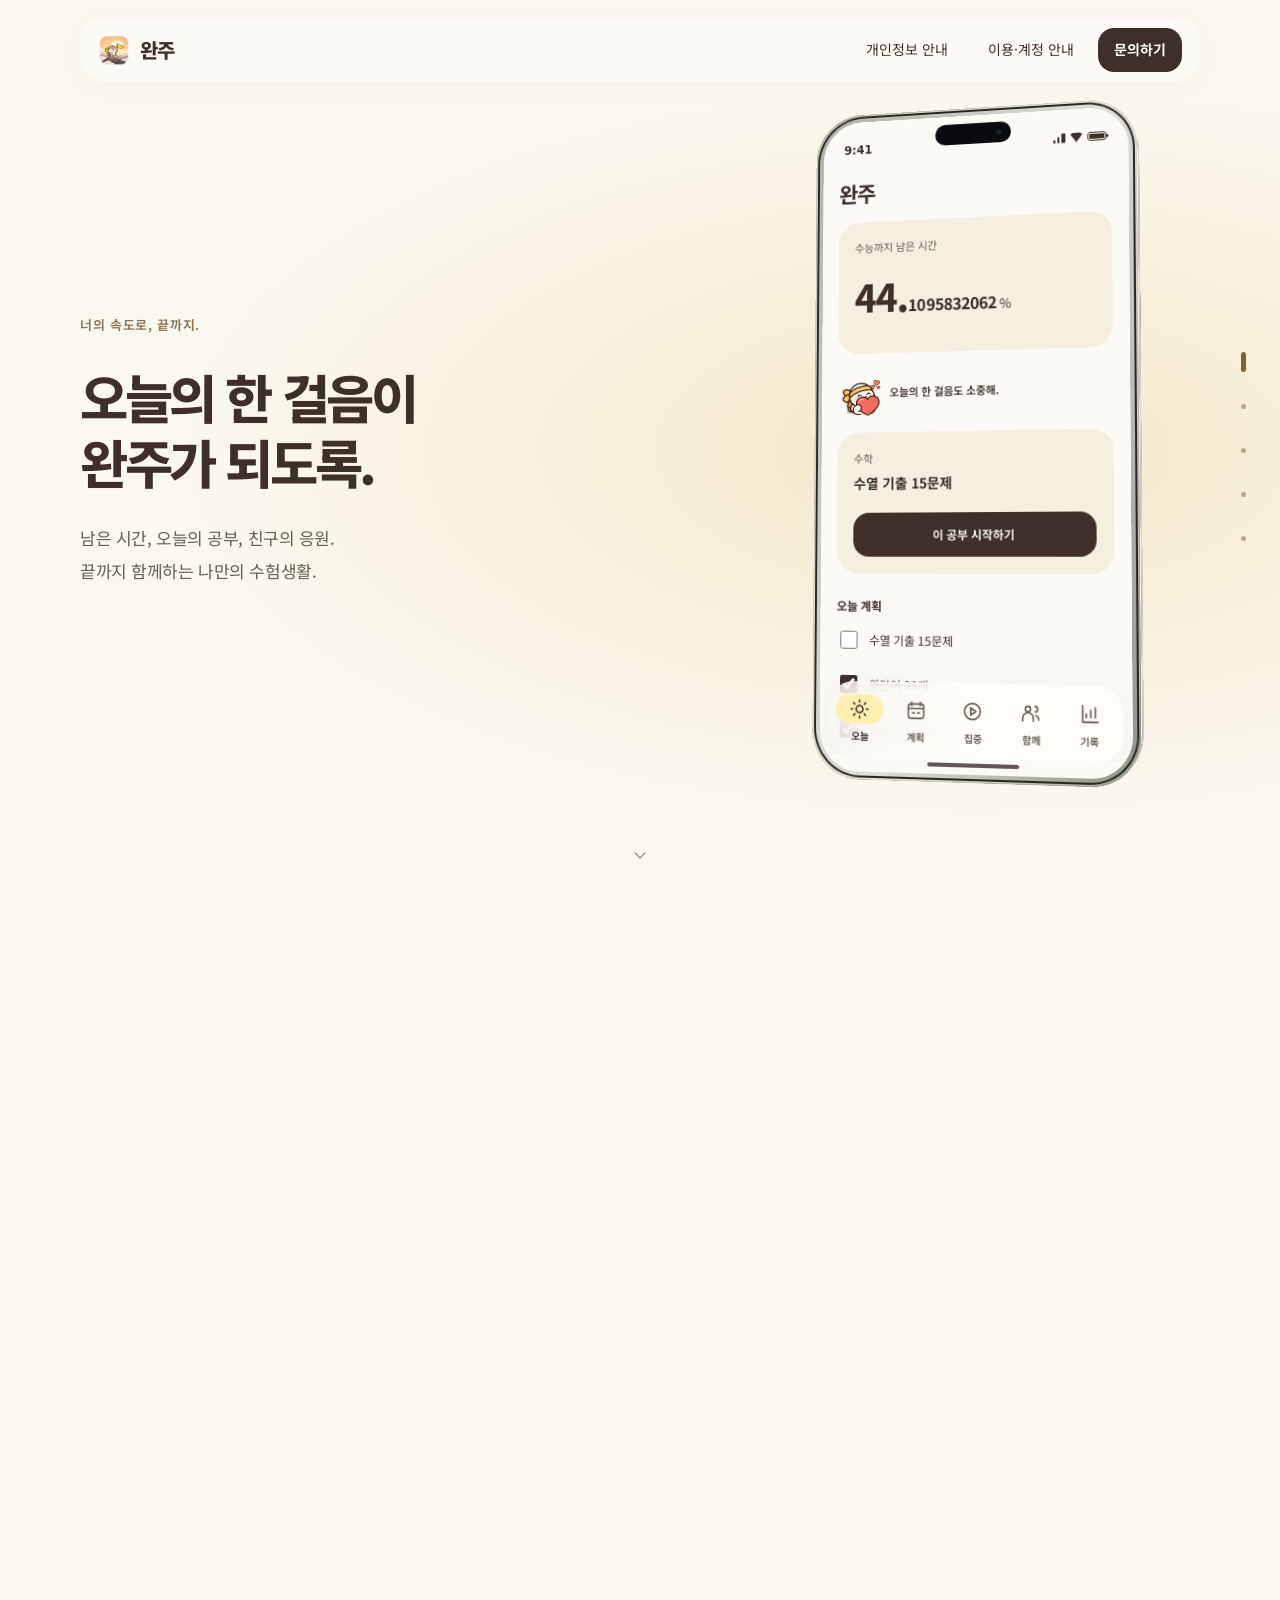
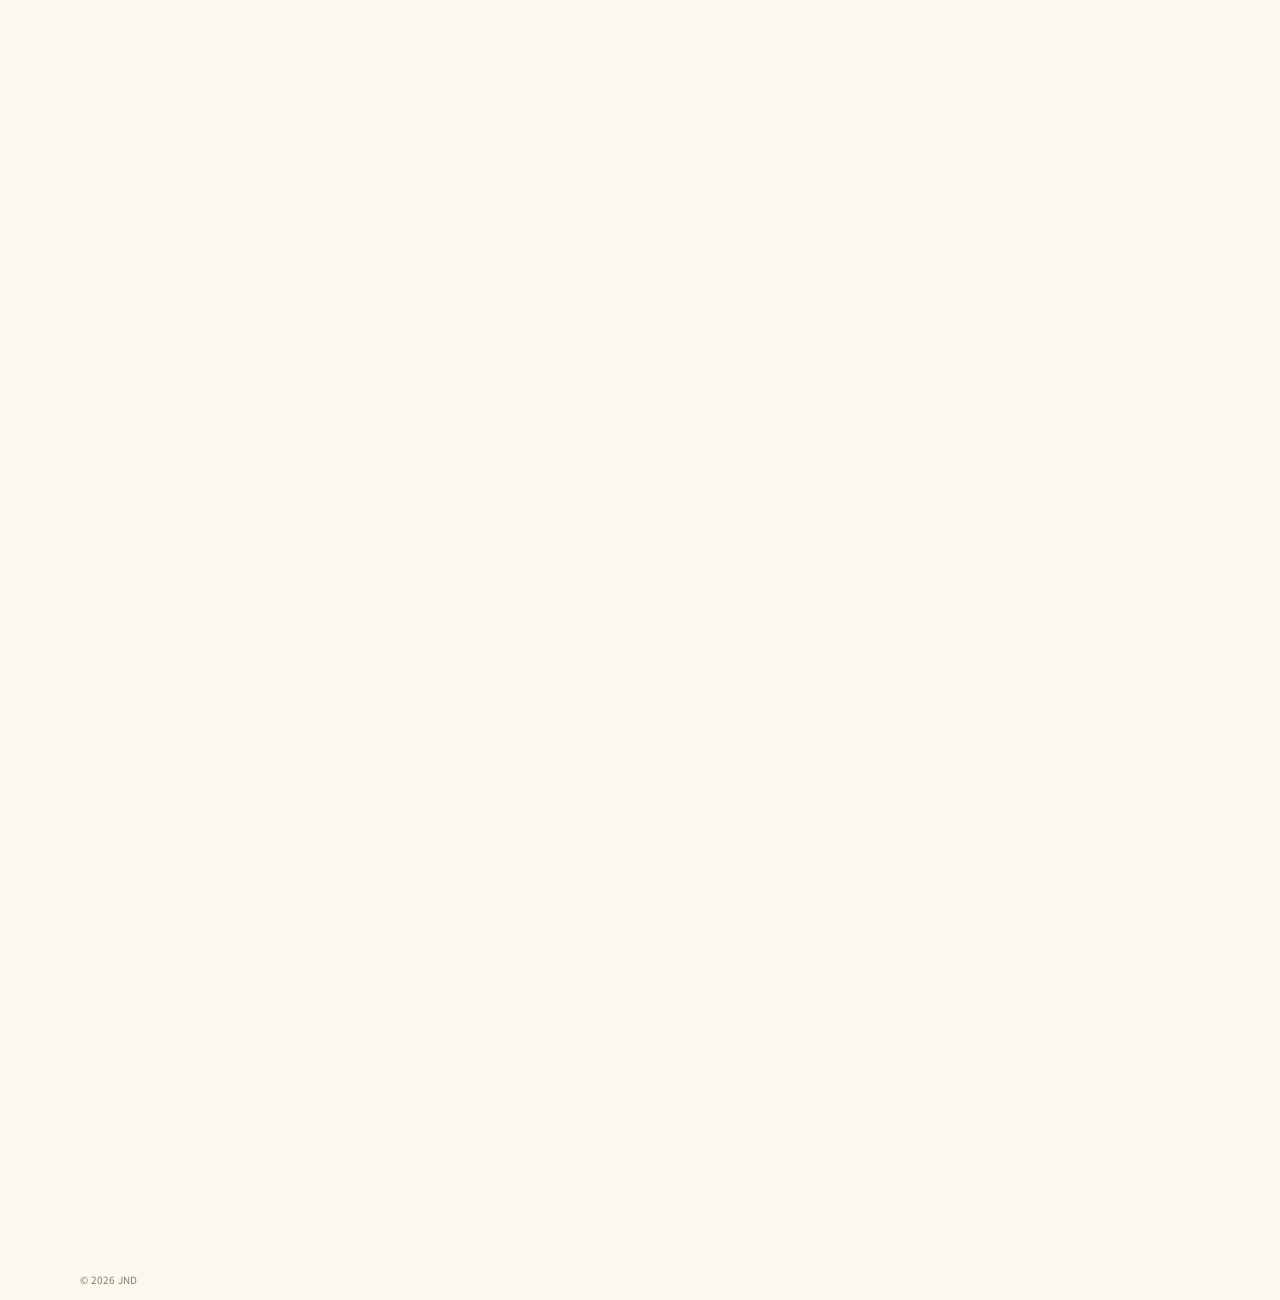
<file: index.html>
<!doctype html>
<html lang="ko">
<head>
<meta charset="utf-8"><meta name="viewport" content="width=device-width,initial-scale=1"><meta name="theme-color" content="#fbfaf6">
<title>완주 — 너의 속도로, 끝까지.</title>
<meta name="description" content="수능까지 남은 시간, 오늘의 공부, 친구의 응원. 너의 속도로 끝까지 함께하는 수험생활 앱 완주.">
<meta property="og:type" content="website"><meta property="og:locale" content="ko_KR"><meta property="og:site_name" content="완주"><meta property="og:title" content="완주 — 너의 속도로, 끝까지."><meta property="og:description" content="오늘의 한 걸음부터. 남은 시간과 계획, 집중과 응원을 하나로."><meta property="og:image" content="https://wanju.jobnomdeul.com/assets/share.png"><meta property="og:url" content="https://wanju.jobnomdeul.com/">
<meta name="twitter:card" content="summary"><meta name="twitter:title" content="완주 — 너의 속도로, 끝까지."><meta name="twitter:description" content="오늘의 한 걸음부터."><meta name="twitter:image" content="https://wanju.jobnomdeul.com/assets/share.png">
<link rel="canonical" href="https://wanju.jobnomdeul.com/"><link rel="icon" href="./assets/logo.webp" type="image/webp"><link rel="apple-touch-icon" href="./assets/share.png"><link rel="stylesheet" href="./styles.css?v=20261124-17"><link rel="stylesheet" href="./showcase.css?v=20261124-17"><link rel="stylesheet" href="./device.css?v=20261124-17"><link rel="stylesheet" href="./explorer.css?v=20261124-17"><link rel="stylesheet" href="./motion.css?v=20261124-17"><script src="./motion.js?v=20261124-17" defer></script><script src="./app.js?v=20261124-17" defer></script><script src="./explorer.js?v=20261124-17" defer></script><script src="./device.js?v=20261124-17" defer></script>
</head>
<body class="showcase single-phone-site"><div class="site-atmosphere" aria-hidden="true"></div>
<a class="skip-link" href="#main">본문으로 바로가기</a>
<header class="site-header" id="top"><div class="container header-inner"><a class="brand" href="#intro" aria-label="완주 처음으로"><img src="./assets/logo.webp" width="40" height="40" alt=""><span>완주</span></a><button class="menu-toggle" id="menu-toggle" type="button" aria-expanded="false" aria-controls="site-nav" aria-label="메뉴 열기"><span></span><span></span></button><nav id="site-nav" aria-label="주요 메뉴"><a href="./privacy.html">개인정보 안내</a><a href="./support.html">이용·계정 안내</a><a class="nav-cta" href="mailto:jobnomdeul@gmail.com">문의하기</a></nav></div></header>
<div class="device-stage interactive-device persistent-phone"><div class="device" aria-label="직접 둘러보는 완주 앱"><div class="device-rim"></div><div class="device-screen"><div class="device-status" aria-hidden="true"><span>9:41</span><span class="status-icons"><i class="signal"></i><i class="wifi"></i><i class="battery"></i></span></div><div class="phone-app-view"><div id="demo-panel" class="demo-panel" role="tabpanel" aria-labelledby="tab-today" tabindex="0"></div><div class="demo-tab-list demo-bottom-nav" role="tablist" aria-label="완주 화면 선택"><button id="tab-today" type="button" role="tab" aria-selected="true" aria-controls="demo-panel" tabindex="0" data-demo="today"><span data-icon="sun" aria-hidden="true"></span><strong>오늘</strong></button><button id="tab-plan" type="button" role="tab" aria-selected="false" aria-controls="demo-panel" tabindex="-1" data-demo="plan"><span data-icon="calendar" aria-hidden="true"></span><strong>계획</strong></button><button id="tab-focus" type="button" role="tab" aria-selected="false" aria-controls="demo-panel" tabindex="-1" data-demo="focus"><span data-icon="play" aria-hidden="true"></span><strong>집중</strong></button><button id="tab-together" type="button" role="tab" aria-selected="false" aria-controls="demo-panel" tabindex="-1" data-demo="together"><span data-icon="users" aria-hidden="true"></span><strong>함께</strong></button><button id="tab-record" type="button" role="tab" aria-selected="false" aria-controls="demo-panel" tabindex="-1" data-demo="record"><span data-icon="chart" aria-hidden="true"></span><strong>기록</strong></button></div></div><div class="phone-lock-view" hidden inert><div class="lock-wallpaper" aria-hidden="true"><div class="mountain mountain-back"></div><div class="mountain mountain-front"></div><div class="wallpaper-sun"></div></div><div class="lock-ui"><span class="lock-symbol" data-icon="lock" aria-hidden="true"></span><p class="lock-date">6월 17일 수요일</p><div class="lock-clock">19:41</div><p class="lock-motto">작은 한 걸음도, 앞으로.</p><button type="button" class="live-card" data-open-focus aria-label="수학 공부 화면 열기"><div class="live-card-top"><img src="./assets/logo.webp" width="24" height="24" alt=""><strong>완주</strong><span><i></i>공부 중</span></div><div class="live-card-content"><span class="mascot" data-sticker="2" aria-hidden="true"></span><div><span>수학 · 수열 기출</span><strong id="lock-timer">00:25:08</strong></div></div><div class="live-progress"><span></span></div><p>오늘 3시간 24분 <span>목표 5시간</span></p></button><div class="lock-shortcuts" aria-hidden="true"><span data-icon="flashlight"></span><span data-icon="camera"></span></div></div></div><div class="phone-chat-view" hidden inert><div class="conversation-top"><button type="button" class="icon-button chat-back" data-chat-back aria-label="파티로 돌아가기"><span data-icon="back" aria-hidden="true"></span></button><strong>오늘도 완주</strong></div><div class="conversation-log" id="conversation-log" aria-label="파티 대화 미리보기"><div class="chat-day">6월 17일 수요일</div><div class="friend-message"><span class="mascot chat-avatar" data-sticker="5" aria-hidden="true"></span><div><span class="chat-name">김서연</span><p class="chat-bubble">나 영어 끝! 다들 어디까지 했어?</p><time>오후 7:38</time></div></div><div class="friend-message"><span class="mascot chat-avatar" data-sticker="22" aria-hidden="true"></span><div><span class="chat-name">박지민</span><p class="chat-bubble">수열 마지막 두 문제 남았다!</p><time>오후 7:39</time></div></div><p class="chat-bubble own">나도 조금만 더 하고 쉬자!</p><div class="standalone-sticker own"><span class="mascot" data-sticker="0" role="img" aria-label="주먹 들고 응원"></span><span>오후 7:40</span></div></div><div class="sticker-composer"><div class="sticker-tray-header"><span>완주의 표정</span><button id="send-sticker" type="button" aria-label="선택한 응원 보내기"><span data-icon="send" aria-hidden="true"></span></button></div><div id="sticker-tray" class="sticker-tray" aria-label="응원 이모티콘 선택"></div></div></div><div class="gesture-bar" aria-hidden="true"></div></div></div><div class="device-shadow" aria-hidden="true"></div></div><main id="main">
<section class="scene intro-scene" id="intro" aria-labelledby="hero-heading"><div class="scene-inner"><div class="scene-copy"><span class="eyebrow">너의 속도로, 끝까지.</span><h1 id="hero-heading">오늘의 한 걸음이<br>완주가 되도록.</h1><p>남은 시간, 오늘의 공부, 친구의 응원.<br>끝까지 함께하는 나만의 수험생활.</p><a class="scene-link" href="#experience">완주 둘러보기 <span data-icon="arrow" aria-hidden="true"></span></a></div></div><a class="scroll-cue" href="#experience" aria-label="앱 둘러보기로 이동"><span></span></a></section>
<section class="scene experience-scene" id="experience" aria-labelledby="experience-heading"><div class="scene-inner"><div class="scene-copy"><span class="eyebrow">하루가 자연스럽게 이어지는 곳</span><h2 id="experience-heading">계획하고, 집중하고.<br>함께 쌓아가는 하루.</h2><p>오늘 할 일을 정하고 바로 공부를 시작해요.<br>친구가 보내온 응원까지, 모두 한곳에.</p></div></div></section>
<section class="scene lock-scene" id="lockscreen" aria-labelledby="lock-heading"><div class="scene-inner"><div class="scene-copy"><span class="eyebrow">화면을 꺼도 이어지는 집중</span><h2 id="lock-heading">지금 잘하고 있어.<br>한눈에 보이는 몰입.</h2><p>앱을 다시 열지 않아도 괜찮아요.<br>잠금화면에서 지금의 공부를 확인하세요.</p><span class="quiet-label">Live Activity · 공부 타이머 알림</span></div></div></section>
<section class="scene friends-scene" id="together" aria-labelledby="together-heading"><div class="scene-inner"><div class="scene-copy"><span class="eyebrow">혼자 공부해도, 혼자는 아니니까</span><h2 id="together-heading">말 대신,<br>응원 한 조각.</h2><p>같이 달리는 친구에게 마음을 보내요.<br>가끔은 표정 하나면 충분하니까.</p></div></div></section>
<section class="scene download-scene" id="availability" aria-labelledby="availability-heading"><div class="scene-inner"><div class="scene-copy download-content"><span class="mascot summit-mascot" data-sticker="4" aria-hidden="true"></span><span class="eyebrow">W A N J U</span><h2 id="availability-heading">너의 속도로,<br>끝까지.</h2><p>오늘도 완주와 함께.</p><div class="store-badges"><button class="store-button" type="button" data-platform="iOS" aria-describedby="release-status" aria-label="App Store 출시 안내"><img src="./assets/app-store.svg" width="162" height="54" alt="Download on the App Store"></button><button class="store-button google-store" type="button" data-platform="Android" aria-describedby="release-status" aria-label="Google Play 출시 안내"><img src="./assets/google-play.png" width="183" height="71" alt="Get it on Google Play"></button></div><p id="release-status" class="release-caption" role="status">정식 출시 준비 중</p></div></div><footer class="site-footer container"><a class="brand" href="#intro"><img src="./assets/logo.webp" width="32" height="32" alt=""><span>완주</span></a><div class="footer-links"><a href="./support.html">문의</a><a href="./privacy.html">개인정보 안내</a></div><span class="footer-copyright">© <span id="copyright-year">2026</span> JND</span></footer></section>
</main><nav class="scene-dots" aria-label="소개 장면 이동"><a href="#intro" aria-label="처음" aria-current="true"></a><a href="#experience" aria-label="앱 둘러보기"></a><a href="#lockscreen" aria-label="잠금화면"></a><a href="#together" aria-label="친구 응원"></a><a href="#availability" aria-label="완주 만나기"></a></nav><div class="sr-only" id="website-status" role="status" aria-live="polite"></div><noscript><p class="noscript-note">앱 화면 체험에는 JavaScript가 필요합니다.</p></noscript></body></html>
</file>
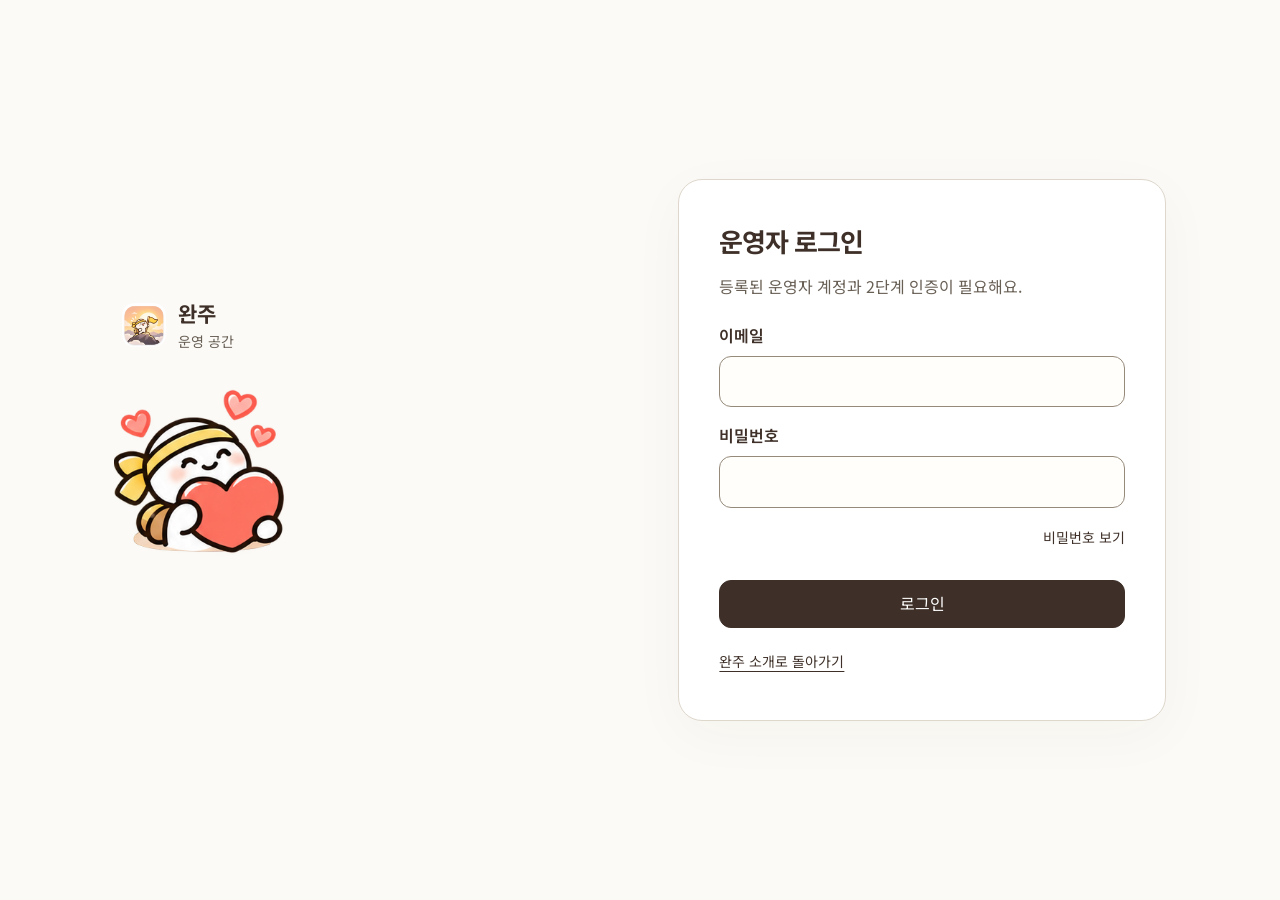
<file: admin/index.html>
<!doctype html>
<html lang="ko">
  <head>
    <meta charset="UTF-8" />
    <meta name="viewport" content="width=device-width,initial-scale=1" />
    <meta name="robots" content="noindex,nofollow" />
    <meta name="referrer" content="no-referrer" />
    <meta
      http-equiv="Content-Security-Policy"
      content="default-src 'self'; script-src 'self'; style-src 'self' 'unsafe-inline'; img-src 'self' data:; font-src 'self'; connect-src 'self' https://*.supabase.co http://127.0.0.1:55431 ws://127.0.0.1:4173; base-uri 'self'; form-action 'self'"
    />
    <title>완주 운영 공간</title>
    <link rel="icon" href="./logo.webp" />
    <script type="module" crossorigin src="./assets/index-D2FoVa4p.js"></script>
    <link rel="stylesheet" crossorigin href="./assets/index-IJQnGYV1.css">
  </head>
  <body>
    <div id="app"></div>
  </body>
</html>
</file>
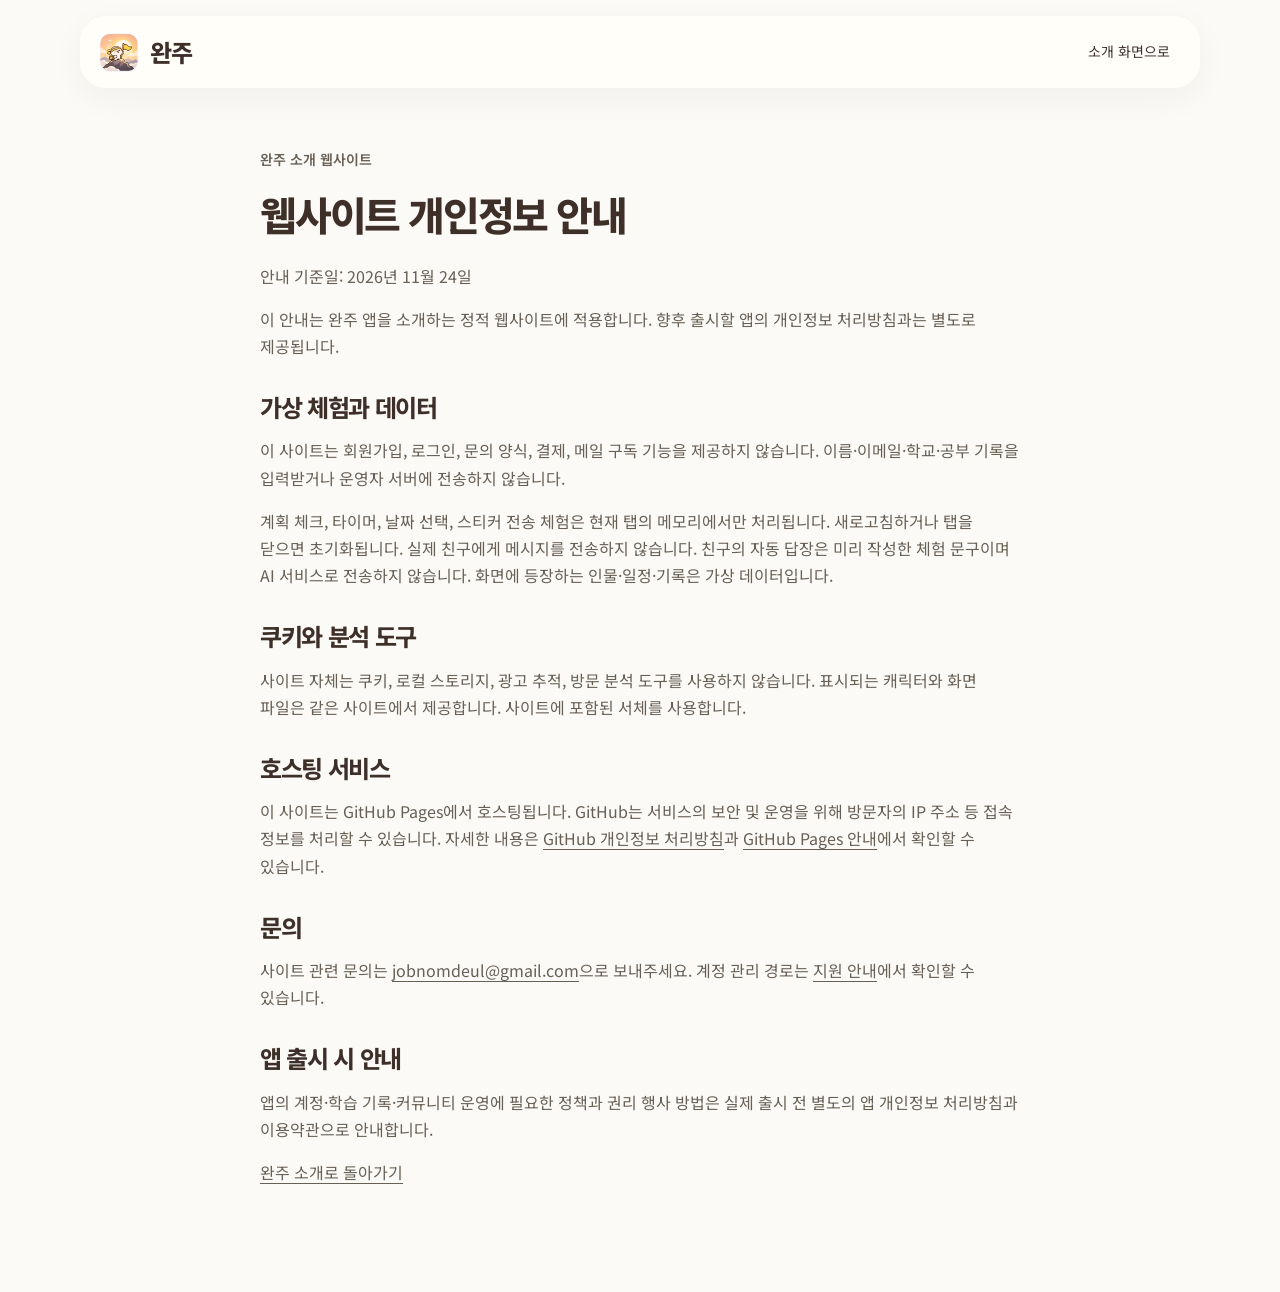
<file: privacy.html>
<!doctype html><html lang="ko"><head><meta charset="utf-8"><meta name="viewport" content="width=device-width,initial-scale=1"><title>웹사이트 개인정보 안내 · 완주</title><meta name="description" content="완주 소개 웹사이트의 가상 체험 및 개인정보 처리 안내"><link rel="canonical" href="https://wanju.jobnomdeul.com/privacy.html"><link rel="icon" href="./assets/logo.webp"><link rel="stylesheet" href="./styles.css"><link rel="stylesheet" href="./polish.css"></head><body><header class="site-header"><div class="container header-inner"><a class="brand" href="./"><img src="./assets/logo.webp" width="42" height="42" alt=""><span>완주</span></a><a class="text-link" href="./">소개 화면으로</a></div></header><main class="container legal"><span class="eyebrow">완주 소개 웹사이트</span><h1>웹사이트 개인정보 안내</h1><p>안내 기준일: 2026년 11월 24일</p><p>이 안내는 완주 앱을 소개하는 정적 웹사이트에 적용합니다. 향후 출시할 앱의 개인정보 처리방침과는 별도로 제공됩니다.</p><h2>가상 체험과 데이터</h2><p>이 사이트는 회원가입, 로그인, 문의 양식, 결제, 메일 구독 기능을 제공하지 않습니다. 이름·이메일·학교·공부 기록을 입력받거나 운영자 서버에 전송하지 않습니다.</p><p>계획 체크, 타이머, 날짜 선택, 스티커 전송 체험은 현재 탭의 메모리에서만 처리됩니다. 새로고침하거나 탭을 닫으면 초기화됩니다. 실제 친구에게 메시지를 전송하지 않습니다. 친구의 자동 답장은 미리 작성한 체험 문구이며 AI 서비스로 전송하지 않습니다. 화면에 등장하는 인물·일정·기록은 가상 데이터입니다.</p><h2>쿠키와 분석 도구</h2><p>사이트 자체는 쿠키, 로컬 스토리지, 광고 추적, 방문 분석 도구를 사용하지 않습니다. 표시되는 캐릭터와 화면 파일은 같은 사이트에서 제공합니다. 사이트에 포함된 서체를 사용합니다.</p><h2>호스팅 서비스</h2><p>이 사이트는 GitHub Pages에서 호스팅됩니다. GitHub는 서비스의 보안 및 운영을 위해 방문자의 IP 주소 등 접속 정보를 처리할 수 있습니다. 자세한 내용은 <a href="https://docs.github.com/en/site-policy/privacy-policies/github-general-privacy-statement" target="_blank" rel="noopener noreferrer">GitHub 개인정보 처리방침</a>과 <a href="https://docs.github.com/en/pages/getting-started-with-github-pages/what-is-github-pages" target="_blank" rel="noopener noreferrer">GitHub Pages 안내</a>에서 확인할 수 있습니다.</p><h2>문의</h2><p>사이트 관련 문의는 <a href="mailto:jobnomdeul@gmail.com">jobnomdeul@gmail.com</a>으로 보내주세요. 계정 관리 경로는 <a href="./support.html">지원 안내</a>에서 확인할 수 있습니다.</p><h2>앱 출시 시 안내</h2><p>앱의 계정·학습 기록·커뮤니티 운영에 필요한 정책과 권리 행사 방법은 실제 출시 전 별도의 앱 개인정보 처리방침과 이용약관으로 안내합니다.</p><p><a href="./">완주 소개로 돌아가기</a></p></main></body></html>
</file>
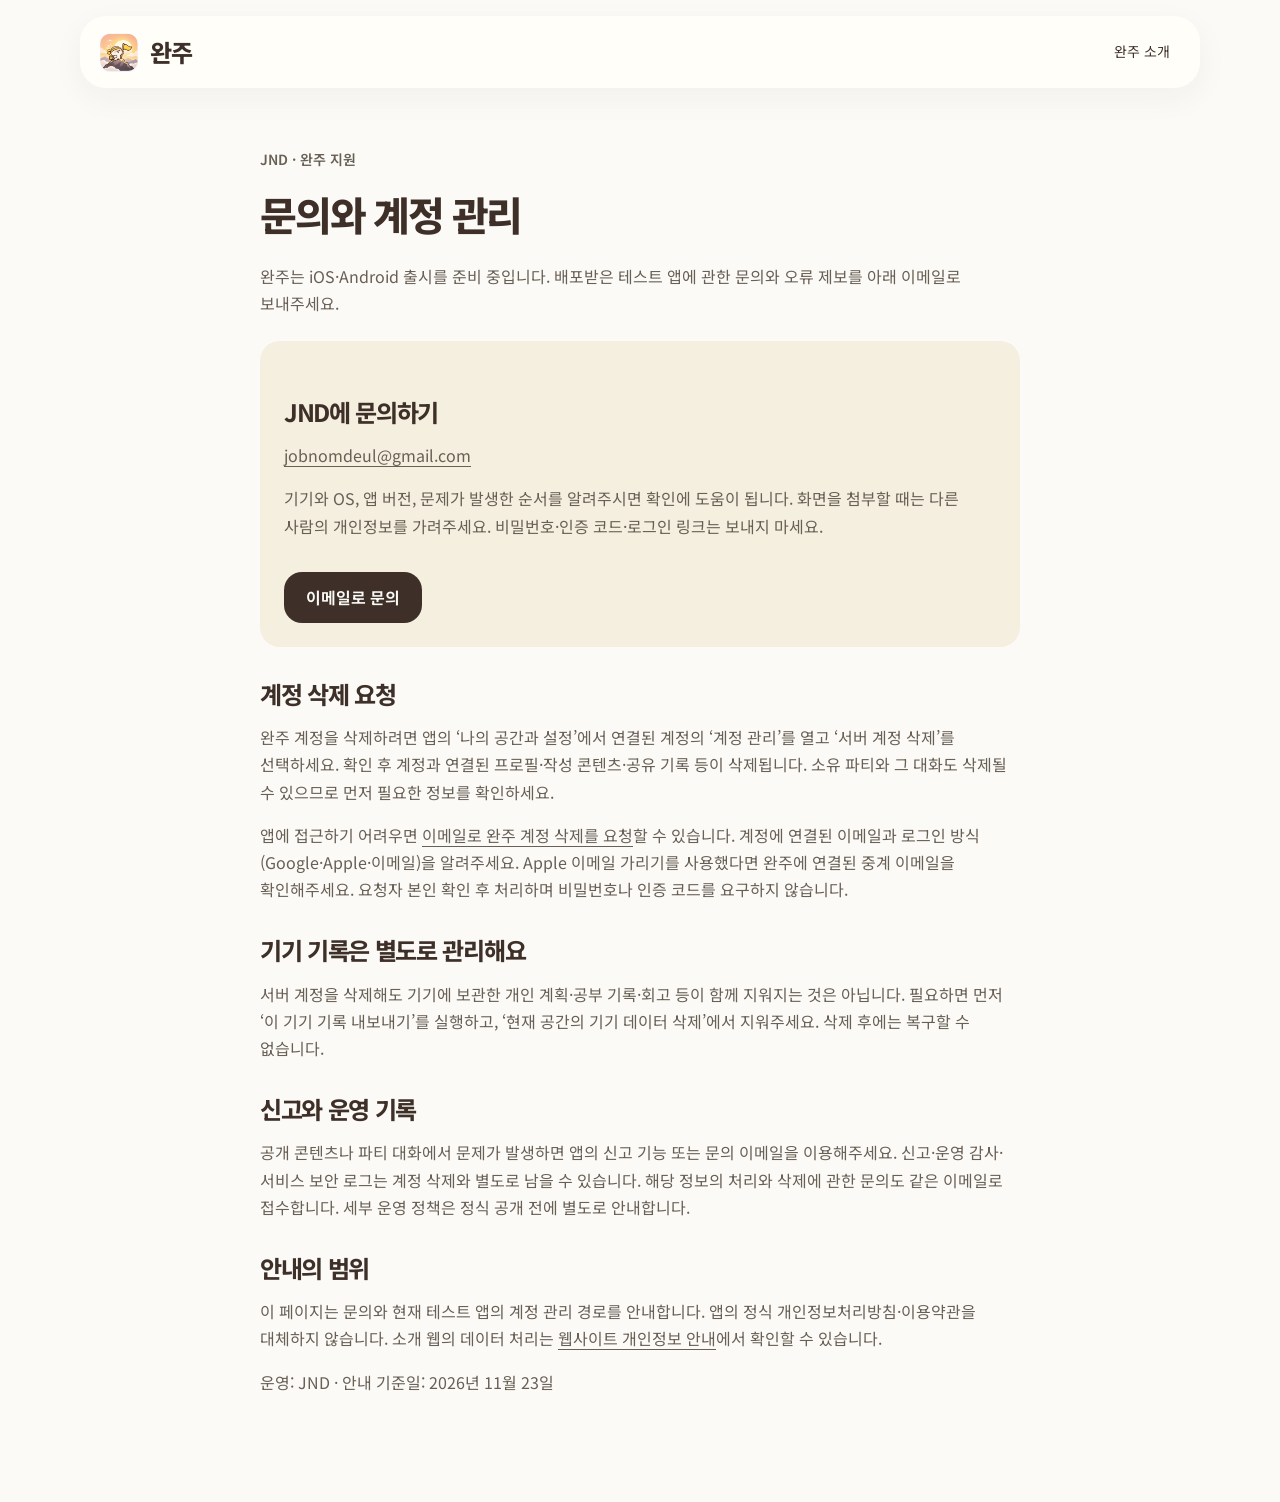
<file: support.html>
<!doctype html>
<html lang="ko">
<head><meta charset="utf-8"><meta name="viewport" content="width=device-width,initial-scale=1"><title>문의와 계정 관리 · 완주</title><meta name="description" content="JND가 운영하는 완주의 문의, 오류 제보 및 계정 삭제 안내"><link rel="canonical" href="https://wanju.jobnomdeul.com/support.html"><link rel="icon" href="./assets/logo.webp"><link rel="stylesheet" href="./styles.css"><style>.support-card{padding:24px;background:var(--cream);border-radius:20px;margin:24px 0}.legal a{text-decoration:underline;overflow-wrap:anywhere}.legal li{margin-block:10px}.support-card .button{text-decoration:none;margin-top:16px}</style><link rel="stylesheet" href="./polish.css"></head>
<body><header class="site-header"><div class="container header-inner"><a class="brand" href="./"><img src="./assets/logo.webp" width="42" height="42" alt=""><span>완주</span></a><a class="text-link" href="./">완주 소개</a></div></header>
<main class="container legal"><span class="eyebrow">JND · 완주 지원</span><h1>문의와 계정 관리</h1><p>완주는 iOS·Android 출시를 준비 중입니다. 배포받은 테스트 앱에 관한 문의와 오류 제보를 아래 이메일로 보내주세요.</p>
<section class="support-card" aria-labelledby="contact-title"><h2 id="contact-title">JND에 문의하기</h2><p><a href="mailto:jobnomdeul@gmail.com">jobnomdeul@gmail.com</a></p><p>기기와 OS, 앱 버전, 문제가 발생한 순서를 알려주시면 확인에 도움이 됩니다. 화면을 첨부할 때는 다른 사람의 개인정보를 가려주세요. 비밀번호·인증 코드·로그인 링크는 보내지 마세요.</p><a class="button primary" href="mailto:jobnomdeul@gmail.com?subject=%EC%99%84%EC%A3%BC%20%EB%AC%B8%EC%9D%98">이메일로 문의</a></section>
<h2 id="delete-account">계정 삭제 요청</h2><p>완주 계정을 삭제하려면 앱의 ‘나의 공간과 설정’에서 연결된 계정의 ‘계정 관리’를 열고 ‘서버 계정 삭제’를 선택하세요. 확인 후 계정과 연결된 프로필·작성 콘텐츠·공유 기록 등이 삭제됩니다. 소유 파티와 그 대화도 삭제될 수 있으므로 먼저 필요한 정보를 확인하세요.</p>
<p>앱에 접근하기 어려우면 <a href="mailto:jobnomdeul@gmail.com?subject=%EC%99%84%EC%A3%BC%20%EA%B3%84%EC%A0%95%20%EC%82%AD%EC%A0%9C%20%EC%9A%94%EC%B2%AD">이메일로 완주 계정 삭제를 요청</a>할 수 있습니다. 계정에 연결된 이메일과 로그인 방식(Google·Apple·이메일)을 알려주세요. Apple 이메일 가리기를 사용했다면 완주에 연결된 중계 이메일을 확인해주세요. 요청자 본인 확인 후 처리하며 비밀번호나 인증 코드를 요구하지 않습니다.</p>
<h2>기기 기록은 별도로 관리해요</h2><p>서버 계정을 삭제해도 기기에 보관한 개인 계획·공부 기록·회고 등이 함께 지워지는 것은 아닙니다. 필요하면 먼저 ‘이 기기 기록 내보내기’를 실행하고, ‘현재 공간의 기기 데이터 삭제’에서 지워주세요. 삭제 후에는 복구할 수 없습니다.</p>
<h2>신고와 운영 기록</h2><p>공개 콘텐츠나 파티 대화에서 문제가 발생하면 앱의 신고 기능 또는 문의 이메일을 이용해주세요. 신고·운영 감사·서비스 보안 로그는 계정 삭제와 별도로 남을 수 있습니다. 해당 정보의 처리와 삭제에 관한 문의도 같은 이메일로 접수합니다. 세부 운영 정책은 정식 공개 전에 별도로 안내합니다.</p>
<h2>안내의 범위</h2><p>이 페이지는 문의와 현재 테스트 앱의 계정 관리 경로를 안내합니다. 앱의 정식 개인정보처리방침·이용약관을 대체하지 않습니다. 소개 웹의 데이터 처리는 <a href="./privacy.html">웹사이트 개인정보 안내</a>에서 확인할 수 있습니다.</p><p>운영: JND · 안내 기준일: 2026년 11월 23일</p></main></body></html>
</file>
<file: styles.css>
/* UX06: shared app surfaces, readable controls, no ornamental borders. */
@font-face{font-family:WanjuSans;src:url('./assets/fonts/NotoSansKR.woff2') format('woff2');font-weight:100 900;font-display:swap}
:root{--paper:#fbfaf6;--ink:#3e3028;--muted:#685f55;--yellow:#fff0b0;--cream:#f5efdf;--peach:#f8e4d6;--line:#e4dfd5;--focus:#91691b;--glass:rgba(255,254,250,.9)}
*{box-sizing:border-box}
html{scroll-behavior:smooth;scroll-padding-top:120px}
body{margin:0;background:var(--paper);color:var(--ink);font:16px/1.7 WanjuSans,-apple-system,BlinkMacSystemFont,'Apple SD Gothic Neo',sans-serif;word-break:keep-all;overflow-wrap:anywhere}
h1,h2,h3,p{margin:0}h1,h2,h3{line-height:1.22;letter-spacing:-.055em;text-wrap:balance}
h1{font-size:clamp(3rem,6vw,5.5rem);font-weight:800}h2{font-size:clamp(2rem,4vw,3.25rem);font-weight:750}h3{font-size:1.25rem}
p{color:var(--muted)}a{color:inherit;text-decoration:none}button,input{font:inherit}button{color:inherit;cursor:pointer;border:0;background:none}
button,a,input,summary{-webkit-tap-highlight-color:transparent;touch-action:manipulation}
a:focus-visible,button:focus-visible,input:focus-visible,summary:focus-visible,[tabindex]:focus-visible{outline:3px solid var(--focus);outline-offset:4px}
svg{width:24px;height:24px;fill:none;stroke:currentColor;stroke-width:1.8;stroke-linecap:round;stroke-linejoin:round}
.container{width:min(1120px,calc(100% - 64px));margin-inline:auto}
.brand{display:inline-flex;align-items:center;gap:10px;font-size:1.5rem;font-weight:800;letter-spacing:-.05em}
.brand img,.app-wordmark img,.live-card-top img{border-radius:25%}
.site-header{position:sticky;top:16px;z-index:20;margin-top:16px}
.header-inner{min-height:72px;display:flex;align-items:center;justify-content:space-between;padding:10px 18px;border-radius:26px}
.site-header nav{display:flex;align-items:center;gap:8px}
.site-header nav a{padding:10px 16px;font-size:.875rem;min-height:44px;display:inline-flex;align-items:center;border-radius:16px}
.site-header nav a:hover,.text-link:hover{background:var(--cream)}
.nav-cta{background:var(--cream);font-weight:700}.menu-toggle{display:none}
.button,.mini-button,.subtle-button{display:inline-flex;align-items:center;justify-content:center;min-height:48px;padding:12px 22px;border:0;border-radius:18px;font-size:1rem;font-weight:650;transition:background .18s,transform .18s}
.primary,.mini-button{background:var(--ink);color:var(--paper)}
.secondary,.subtle-button{background:var(--cream);color:var(--ink)}
.button:hover,.mini-button:hover,.subtle-button:hover{transform:translateY(-2px)}
.button:active,.mini-button:active,.subtle-button:active{transform:scale(.98)}
.text-link{padding:12px;border-radius:12px;font-size:.875rem;min-height:44px}
.hero{display:grid;grid-template-columns:1.1fr 1fr;gap:80px;align-items:center;padding-block:78px 100px}
.hero-logo{border-radius:28px;margin-bottom:28px}
.hero-description{font-size:1.0625rem;line-height:1.9;margin-top:24px}
.hero-actions{display:flex;gap:12px;flex-wrap:wrap;margin-top:32px}
.platform-note{display:flex;align-items:center;gap:12px;font-size:.875rem;margin-top:22px}
.hero-art{display:flex;justify-content:center;min-width:0}
.hero-phone,.demo-phone{width:360px;max-width:100%;border-radius:44px;background:var(--paper);box-shadow:0 30px 80px #3e302819,0 4px 12px #3e302808;overflow:hidden;position:relative}
.hero-phone{transform:rotate(2deg);padding:6px}
.phone-status{display:flex;align-items:center;justify-content:space-between;padding:14px 24px 6px;font-size:.875rem;font-weight:700}
.hero-phone-content{padding:16px 18px 0}
.app-wordmark{display:flex;align-items:center;gap:8px;font-size:1.25rem;font-weight:800}
.sample-badge{font-size:.75rem;font-weight:500;background:var(--cream);padding:3px 8px;border-radius:8px;margin-left:auto;color:var(--muted)}
.phone-journey{margin-top:20px;background:var(--cream);padding:20px 16px;border-radius:26px}
.phone-journey-label{display:flex;align-items:center;justify-content:space-between;font-size:.875rem;gap:4px}
.phone-journey-label>span{font-size:.75rem;color:var(--muted)}
.phone-counter,.inline-counter{display:flex;align-items:baseline;flex-wrap:wrap;font-variant-numeric:tabular-nums;letter-spacing:-.05em}
.phone-counter>span,.inline-counter>span{min-width:0;max-width:100%;overflow-wrap:anywhere}
.phone-counter{margin-top:16px}.phone-counter b{font-size:2.75rem;line-height:1.2}.phone-counter>span{font-size:1.25rem;font-weight:700}.phone-counter small{font-size:1.125rem;margin-left:3px}
.phone-counter-actions{display:flex;justify-content:flex-end;gap:4px;margin-top:10px}
.icon-button{display:inline-flex;align-items:center;justify-content:center;width:44px;height:44px;border-radius:14px;color:var(--muted)}
.icon-button:hover{background:#3e30280a}
.icon-button>span{display:flex}.icon-button svg{width:20px;height:20px}
.journey-line{height:5px;background:#3e30281c;border-radius:4px;margin-top:12px}
.journey-line span{display:block;height:100%;width:55.9%;background:var(--ink);border-radius:4px}
.journey-labels{display:flex;justify-content:space-between;gap:4px;font-size:.75rem;color:var(--muted);margin-top:10px}
.mascot{display:inline-block;flex-shrink:0;width:108px;height:108px;background-image:url('./assets/emotions-transparent.png');background-size:500% 500%;background-repeat:no-repeat;clip-path:inset(4% 0 0 round 14px)}
.phone-greeting{display:flex;align-items:center;gap:14px;margin-block:18px}.phone-greeting .mascot{width:64px;height:64px}.phone-greeting p{color:var(--ink);font-size:.875rem;font-weight:650}
.phone-next{background:#fffefa;padding:20px;border-radius:24px;display:flex;flex-direction:column;gap:10px}
.phone-next strong{font-size:1.125rem}.mini-button{margin-top:4px;font-size:.875rem}
.phone-summary{display:grid;grid-template-columns:1.5fr 1fr;gap:16px;padding:20px 4px 4px}
.phone-summary div{display:flex;flex-direction:column;gap:4px}.phone-summary span{font-size:.75rem;color:var(--muted)}.phone-summary strong{font-size:1.125rem}
.phone-homebar{width:100px;height:4px;background:var(--ink);border-radius:4px;margin:18px auto 10px}
.eyebrow{display:block;color:var(--muted);font-size:.875rem;font-weight:600;margin-bottom:18px}
.experience-section{background:var(--cream);padding-block:96px}
.experience-grid{display:grid;grid-template-columns:1.1fr 1fr;gap:80px;align-items:center}
.experience-copy,.demo-stage,.experience-grid>div{min-width:0}
.experience-copy>p,.time-copy>p,.lock-copy>p,.together-grid>div>p{margin-top:24px}
.experience-highlights{display:grid;gap:18px;margin-top:32px}
.experience-highlights>div{display:flex;gap:14px;align-items:center}.experience-highlights>div>span:first-child{display:flex}
.demo-disclaimer{font-size:.875rem;line-height:1.8}
.experience-copy .subtle-button{margin-top:20px;background:var(--paper);font-size:.875rem}
.demo-stage{display:flex;justify-content:center}
.demo-phone{height:650px;width:370px;display:flex;flex-direction:column}
.demo-panel{flex:1;min-height:0;overflow-y:auto;overscroll-behavior:contain;padding:18px 22px calc(7rem + 40px);scrollbar-width:thin;scroll-padding-block:14px calc(7rem + 20px)}
.demo-panel h3{font-size:1.5rem;margin:4px 0 24px}.demo-panel p{font-size:.875rem}.demo-panel>.meta{display:block;margin-bottom:14px}
.demo-heading{display:flex;align-items:center;justify-content:space-between;gap:12px}
.demo-heading .mascot{width:64px;height:64px}
.demo-heading h3{margin:0}
.meta{font-size:.875rem;color:var(--muted)}
.demo-card{background:var(--cream);padding:20px;border-radius:24px;margin-block:20px;display:grid;gap:8px}
.demo-card strong{display:block}.demo-card .phone-counter{margin:8px 0}
.demo-motto{display:flex;align-items:center;gap:10px;margin:20px 0}.demo-motto .mascot{width:56px;height:56px}.demo-motto p{font-weight:600;color:var(--ink)}
.demo-panel .button{width:100%;margin-top:18px;font-size:.875rem}
.task-row{display:flex;align-items:center;gap:12px;font-size:.875rem;min-height:52px;padding-block:8px}
.task-row input{accent-color:var(--ink);width:22px;height:22px;flex-shrink:0}
.task-row:has(:checked) span{text-decoration:line-through;color:var(--muted)}
.demo-bottom-nav{position:absolute;bottom:16px;left:12px;right:12px;border-radius:28px;padding:8px 6px;display:flex;gap:2px;z-index:2}
.demo-bottom-nav button{flex:1;min-width:0;min-height:68px;display:flex;flex-direction:column;align-items:center;justify-content:center;gap:5px;border-radius:22px;padding:8px 2px;color:var(--muted)}
.demo-bottom-nav button>span{display:flex;justify-content:center;align-items:center;border-radius:20px;width:100%;max-width:56px;height:32px}
.demo-bottom-nav button[aria-selected=true]{color:var(--ink)}.demo-bottom-nav button[aria-selected=true]>span{background:var(--yellow)}
.demo-bottom-nav strong{font-size:.8125rem;font-weight:650}
.demo-week{display:flex;gap:5px;overflow:auto;scroll-padding:4px;padding:4px;margin:20px -4px;scrollbar-width:thin}
.demo-week button{display:flex;flex:1 0 44px;min-height:68px;min-width:44px;flex-direction:column;align-items:center;justify-content:center;gap:3px;border-radius:16px;background:var(--cream);font-size:.8125rem}
.demo-week button[aria-pressed=true]{background:var(--ink);color:var(--paper)}
.schedule-item{background:var(--cream);border-radius:18px;padding:14px 16px;margin-block:14px;font-size:.875rem}.schedule-item.personal{background:var(--peach)}
.schedule-item small{display:block;font-size:.8125rem;color:var(--muted);margin-top:4px}
.timer-art{text-align:center;margin-top:32px}.timer-art .mascot{width:150px;height:150px}
.timer-value{font-size:2.75rem;font-weight:750;letter-spacing:-.04em;font-variant-numeric:tabular-nums;text-align:center;margin:24px 0}
.timer-controls{display:flex;gap:8px}.timer-controls .button{flex:1;width:auto}.timer-controls .subtle-button{background:var(--cream)}
.member-row{display:flex;gap:10px;align-items:center;font-size:.875rem;min-height:76px}
.member-avatar{display:grid;place-items:center;background:var(--yellow);border-radius:50%;height:36px;width:36px;flex-shrink:0}
.member-row small{display:block;color:var(--muted);font-size:.8125rem}.member-row>strong{margin-left:auto;font-size:.8125rem;white-space:nowrap}
.record-total{font-size:1.875rem;letter-spacing:-.03em}
.record-chart{height:160px;display:flex;align-items:end;gap:12px;padding-block:20px;margin-top:20px}
.record-bar{flex:1;min-height:4px;background:#b49b5e;border-radius:6px 6px 0 0;position:relative}
.record-bar span{position:absolute;top:100%;left:50%;transform:translateX(-50%);font-size:.8125rem}
.demo-table{width:100%;border-collapse:collapse;font-size:.875rem;margin-top:24px}.demo-table td{padding:10px 0}.demo-table td:last-child{text-align:right}
.profile-flipper{perspective:900px;touch-action:pan-y;margin-top:24px}
.profile-rotor{display:grid;transform-style:preserve-3d;transition:transform .38s cubic-bezier(.65,0,.35,1)}
.profile-rotor.is-public{transform:rotateY(180deg)}
.profile-face{grid-area:1/1;min-height:200px;border-radius:28px;background:var(--cream);padding:22px;display:flex;flex-direction:column;justify-content:space-between;gap:24px;backface-visibility:hidden;-webkit-backface-visibility:hidden}
.profile-back{transform:rotateY(180deg);background:var(--peach)}
.profile-face[aria-hidden=true]{pointer-events:none}
.profile-face-label{display:flex;justify-content:space-between;align-items:center;gap:12px;color:var(--muted);font-size:.875rem}
.profile-face-label>[data-icon]{display:flex}.profile-face-label svg{width:20px;height:20px}
.profile-person{display:flex;align-items:center;gap:16px}.profile-person .mascot{width:72px;height:72px}
.profile-person strong{font-size:1.375rem;min-width:0}
.profile-choice{display:flex;gap:4px;background:var(--cream);padding:4px;border-radius:22px;margin-top:14px}
.profile-choice button{flex:1;min-height:48px;border-radius:18px;padding:10px 14px}
.profile-choice button[aria-pressed=true]{background:var(--ink);color:var(--paper)}
.profile-choice button[aria-pressed=true]:before{content:'✓';margin-right:8px}
.time-section,.lock-section{display:grid;grid-template-columns:1fr 1fr;gap:80px;align-items:center;padding-block:100px}
.time-art{text-align:center;background:radial-gradient(ellipse,#fff0b4 10%,transparent 68%)}.time-art>.mascot{width:300px;height:300px;max-width:100%}
.day-slider{margin-top:28px}.day-slider label{display:flex;justify-content:space-between;gap:10px;font-size:.875rem}
.day-slider input{width:100%;height:44px;accent-color:var(--ink);cursor:pointer;margin:12px 0}
.slider-endpoints{display:flex;justify-content:space-between;color:var(--muted);font-size:.8125rem}
.inline-counter{margin:12px 0 16px}.inline-counter b{font-size:3rem}.inline-counter>span{font-size:1.75rem;font-weight:700}.inline-counter small{font-size:.875rem;margin-left:6px;letter-spacing:0}
.detail-note{margin-top:20px}.detail-note summary{font-size:.875rem;min-height:52px;color:var(--muted)}
.detail-note p{font-size:.875rem;padding:0 0 12px;line-height:1.9}
summary{cursor:pointer;list-style:none;display:flex;align-items:center;justify-content:space-between;gap:18px;padding:16px 0;min-height:60px;font-weight:600}
summary::-webkit-details-marker{display:none}.faq-plus{width:12px;height:12px;position:relative;flex-shrink:0}
.faq-plus:before,.faq-plus:after{content:'';position:absolute;background:currentColor;width:12px;height:1.5px;left:0;top:5px}
.faq-plus:after{transform:rotate(90deg)}details[open] .faq-plus:after{transform:rotate(0)}
.lock-section{padding-top:30px}
.lock-preview{padding:36px 24px 24px;border-radius:36px;background:linear-gradient(145deg,#ead9c8,#f6e8c5 50%,#d0c6bb);text-align:center}
.lock-clock{font-size:4.5rem;font-weight:700;letter-spacing:-.05em;line-height:1.2;font-variant-numeric:tabular-nums}
.lock-day{font-size:.875rem;color:#584334;margin:8px 0 32px}
.live-card{padding:18px;border-radius:24px;text-align:left;background:#fffaf0;box-shadow:0 12px 32px #3e30280d}
.live-card-top{display:flex;gap:8px;align-items:center;font-size:.875rem}.live-card-top>span{margin-left:auto;background:var(--cream);padding:4px 8px;border-radius:8px;font-size:.8125rem}
.live-card-content{display:flex;align-items:center;gap:16px;margin-top:14px}.live-card-content .mascot{width:80px;height:80px}.live-card-content>div{min-width:0}
.live-card-content strong{display:block;font-size:2rem;font-variant-numeric:tabular-nums;line-height:1.4}.live-card-content small{display:block;font-size:.8125rem;color:var(--muted)}.live-card-content div>span{font-size:.875rem}
.lock-controls{margin-top:24px}.lock-controls button{min-height:48px;background:var(--paper);padding:10px 18px;border-radius:16px;font-size:.875rem}
.lock-controls>span{display:block;font-size:.8125rem;color:#584334;margin-top:12px}
.together-section{background:var(--peach);padding-block:90px}
.together-grid{display:grid;grid-template-columns:1fr 1.1fr;gap:80px;align-items:center}
.together-mascot{width:140px;height:140px;margin-top:28px}
.conversation-card{background:var(--paper);border-radius:30px;overflow:hidden;min-width:0;box-shadow:0 16px 36px #3e302808}
.conversation-top{display:flex;gap:12px;align-items:center;padding:22px 24px;background:#fffefa}
.tab-icon{display:flex;align-items:center;justify-content:center;width:36px;height:36px;flex-shrink:0}
.conversation-top strong{display:block;font-size:1rem}.conversation-top div>span{display:block;font-size:.8125rem;color:var(--muted)}
.conversation-log{height:310px;padding:22px;overflow:auto;overscroll-behavior:contain;display:flex;flex-direction:column;align-items:flex-start;gap:12px;scroll-behavior:smooth}
.chat-name{font-size:.8125rem;color:var(--muted)}.chat-bubble{background:var(--cream);color:var(--ink);font-size:.875rem;padding:10px 14px;border-radius:4px 18px 18px;max-width:90%}
.chat-bubble.own{background:var(--yellow);border-radius:18px 4px 18px 18px}.own{align-self:flex-end}
.standalone-sticker{display:flex;gap:8px;align-items:flex-end;flex-shrink:0}.standalone-sticker>span:last-child:not(.mascot){font-size:.75rem;color:var(--muted);padding-bottom:8px}
.sticker-tray-header{display:flex;align-items:center;justify-content:space-between;gap:12px;padding:12px 18px 8px;font-size:.875rem;font-weight:600}
.sticker-tray-header button{background:var(--yellow);border-radius:14px;min-height:48px;padding:10px 16px;font-size:.875rem}
.sticker-help{font-size:.8125rem;padding:0 18px}.sticker-tray{display:flex;gap:8px;overflow-x:auto;padding:12px 16px 16px;scroll-snap-type:x proximity;scroll-padding-inline:16px;scrollbar-width:thin;scrollbar-color:#b3a68f transparent}
.sticker-tray button{border:0;background:none;border-radius:18px;padding:4px;flex-shrink:0;scroll-snap-align:start}
.sticker-tray button[aria-pressed=true]{background:var(--yellow);box-shadow:0 4px 12px #3e302810}
.sticker-tray button:focus-visible{outline-offset:-3px}.sticker-tray .mascot{display:block;width:68px;height:68px}
.faq-section{display:grid;grid-template-columns:1fr 1.6fr;gap:80px;padding-block:100px}
.faq-heading>.mascot{width:120px;height:120px;margin-top:24px}
.faq-list{display:grid;gap:10px;align-content:start}
.faq-list details{background:var(--cream);padding:0 22px;border-radius:22px}
.faq-list summary{font-size:1rem;min-height:72px}.faq-list p{padding:0 0 22px;font-size:.9375rem;line-height:1.9}
.availability-section{padding-block:24px 90px}
.section-heading{display:flex;justify-content:space-between;gap:32px;align-items:flex-end;margin-bottom:32px}
.availability-grid{display:grid;grid-template-columns:repeat(3,minmax(0,1fr));gap:18px}
.platform-card{display:flex;flex-direction:column;align-items:flex-start;background:var(--cream);padding:28px;border-radius:28px}
.platform-label{font-size:.875rem;color:var(--muted);margin-bottom:22px}.platform-card h3{margin-bottom:14px}
.platform-card p{font-size:.9375rem;margin-bottom:24px}.release-state{background:var(--paper);border-radius:12px;padding:8px 12px;font-size:.8125rem;margin-top:auto}
.contact-card{background:var(--yellow)}.contact-card .mascot{width:72px;height:72px;margin-bottom:12px}.contact-card .button{font-size:.875rem;margin-top:auto}
.site-footer{display:flex;flex-wrap:wrap;justify-content:space-between;gap:28px;padding-block:32px}
.footer-brand p{font-size:.875rem;margin-top:8px}.footer-links{display:flex;align-items:center;gap:8px 24px;flex-wrap:wrap}
.footer-links a{display:inline-flex;align-items:center;min-height:44px;font-size:.875rem}
.footer-bottom{display:flex;width:100%;gap:16px;justify-content:space-between;padding-top:20px;font-size:.8125rem;color:var(--muted)}
.skip-link{position:fixed;top:-100px;left:20px;padding:14px;background:var(--ink);color:white;z-index:100}.skip-link:focus{top:10px}
.sr-only{position:absolute;width:1px;height:1px;padding:0;margin:-1px;overflow:hidden;clip:rect(0,0,0,0);white-space:nowrap;border:0}
.noscript-note{text-align:center;padding:20px}
.legal{max-width:760px;padding-block:60px 90px}.legal h1{font-size:2.5rem;margin-bottom:24px}.legal h2{font-size:1.5rem;margin:32px 0 16px}.legal p{margin-bottom:16px}.legal a{text-decoration:underline;text-underline-offset:4px}
@media(max-width:1000px){.hero,.experience-grid,.together-grid,.time-section,.lock-section{gap:40px}.site-header nav a{padding-inline:12px}}
@media(max-width:900px){
  .container{width:calc(100% - 40px)}.site-header{top:10px;margin-top:10px}.header-inner{min-height:64px;padding:8px 12px;position:relative}
  .brand{font-size:1.375rem}.brand img{width:36px;height:36px}.menu-toggle{display:flex;width:48px;height:48px;flex-direction:column;align-items:center;justify-content:center;gap:6px;border-radius:16px}
  .menu-toggle span{width:21px;height:2px;background:var(--ink)}
  .site-header nav{display:none;position:absolute;top:calc(100% + 8px);left:0;right:0;padding:12px;border-radius:24px;flex-direction:column;align-items:stretch;gap:4px;background:var(--paper);box-shadow:0 16px 40px #3e302815}
  .site-header nav.open{display:flex}.site-header nav a{padding:14px 16px}.nav-cta{justify-content:center}
  .hero{grid-template-columns:minmax(0,1fr);gap:48px;padding-block:52px 64px}.hero-copy{text-align:center}.hero-logo{width:80px;height:80px;border-radius:24px;margin-bottom:24px}
  h1{font-size:clamp(2.75rem,9vw,4.5rem)}.hero-description{font-size:1rem}.hero-actions,.platform-note{justify-content:center}.hero-phone{transform:none}
  .experience-grid{grid-template-columns:minmax(0,1fr);gap:36px}.experience-section{padding-block:64px}.experience-copy{max-width:560px;margin-inline:auto;width:100%}
  .experience-highlights{gap:14px;margin-top:24px}.demo-disclaimer{margin-top:24px!important}
  .time-section,.lock-section{grid-template-columns:minmax(0,1fr);gap:28px;padding-block:64px}.time-art{order:1}.time-art>.mascot{width:220px;height:220px}
  .lock-section{padding-top:0}.lock-preview{max-width:480px;width:100%;margin-inline:auto}
  .together-section{padding-block:64px}.together-grid{grid-template-columns:minmax(0,1fr);gap:28px}.together-mascot{display:none}
  .faq-section{grid-template-columns:minmax(0,1fr);gap:28px;padding-block:64px}.faq-heading{position:relative}.faq-heading>.mascot{position:absolute;right:0;bottom:0;width:100px;height:100px}.faq-heading h2{padding-right:100px}
  .availability-grid{grid-template-columns:1fr}.availability-section{padding-block:12px 64px}.section-heading{display:block}.section-heading>p{margin-top:18px}
  .platform-card{padding:24px}.platform-label{margin-bottom:14px}.contact-card{position:relative}.contact-card .mascot{position:absolute;right:20px;top:20px}.contact-card h3{max-width:calc(100% - 64px);margin-bottom:24px}
  .footer-bottom{flex-direction:column;gap:8px}.site-footer{padding-bottom:28px}
}
@media(max-width:359px){
  .container{width:calc(100% - 32px)}.hero-phone-content{padding-inline:12px}.phone-journey{padding:18px 12px}.phone-counter b{font-size:2.375rem}.phone-counter>span{font-size:1.0625rem}.phone-counter small{font-size:1rem}
  .demo-panel{padding-inline:16px}.demo-bottom-nav{left:8px;right:8px}.demo-week{gap:3px}
  .live-card-content{gap:8px}.live-card-content .mascot{width:60px;height:60px}.live-card-content strong{font-size:1.75rem}.lock-preview{padding-inline:16px}
  .inline-counter b{font-size:2.5rem}.inline-counter>span{font-size:1.375rem}.inline-counter small{font-size:.8125rem}
}
@media(prefers-reduced-motion:reduce){html,.conversation-log{scroll-behavior:auto}*,*:before,*:after{animation:none!important;transition:none!important}}
</file>
<file: showcase.css>
/* UX10 · warm surfaces, dimensional devices, one scene at a time. */
html:has(.showcase){scroll-snap-type:y proximity;scroll-padding-top:0}
.showcase{--scene-gold:#f0e5c8;--rim:#6d6255;overflow-x:clip}
.showcase .site-header{position:fixed;inset:18px 0 auto;margin:0;pointer-events:none}
.showcase .header-inner{pointer-events:auto;min-height:62px;background:#fbfaf6c9;backdrop-filter:blur(24px);-webkit-backdrop-filter:blur(24px);border-radius:24px;box-shadow:0 4px 30px #44331906}
.showcase .brand{font-size:1.25rem}.showcase .brand img{width:32px;height:32px;border-radius:10px}
.showcase .nav-cta{background:var(--ink);color:var(--paper)}.showcase .nav-cta:hover{background:#574333}
.scene{position:relative;min-height:100svh;scroll-snap-align:start;isolation:isolate}
.scene-inner{width:min(1120px,calc(100% - 96px));min-height:100svh;margin:auto;display:grid;grid-template-columns:1.1fr 1fr;gap:80px;align-items:center;padding-block:110px 64px}
.scene-copy{position:relative;z-index:1;min-width:0}.scene-copy .eyebrow{font-size:13px;letter-spacing:.05em;margin-bottom:28px;color:#8a7152}
.scene-copy h1,.scene-copy h2{font-size:clamp(36px,4.1vw,62px);line-height:1.24;letter-spacing:-.065em;font-weight:800}
.scene-copy>p{margin-top:28px;font-size:17px;line-height:1.9;letter-spacing:-.025em}
.scene-link{display:inline-flex;align-items:center;gap:26px;min-height:48px;margin-top:32px;font-weight:650;font-size:15px}.scene-link svg{width:20px;transition:transform .25s}.scene-link:hover svg{transform:translateX(5px)}
.intro-scene{background:radial-gradient(ellipse at 80% 42%,#f4dfb0a3,transparent 52%),var(--paper)}
.experience-scene{background:#f0eadc}.lock-scene{background:radial-gradient(ellipse at 80% 50%,#e9d2ba80,transparent 60%),#f8f2eb}.friends-scene{background:#f5f1e7}
.chapter-tabs{display:flex;gap:8px;margin-top:34px;flex-wrap:wrap}.chapter-tabs button{min-width:58px;min-height:44px;padding:8px 18px;border-radius:16px;background:#e7decd;color:#766449;font-size:14px}.chapter-tabs button.active{background:var(--ink);color:var(--paper)}.chapter-tabs button:hover{background:#ded0b5}
.chapter-tabs button.active:hover{background:var(--ink)}
.quiet-label{display:block;margin-top:28px;color:#86735c;font-size:12px;letter-spacing:.02em}
.device-stage{--device-width:330px;position:relative;display:grid;place-items:center;perspective:1500px;min-width:0;padding:12px 20px 30px}
.device{position:relative;width:var(--device-width);height:calc(var(--device-width)*2.04);border-radius:49px;padding:8px;background:linear-gradient(110deg,#c8bda9 0%,#6b6155 18%,#bfb5a3 40%,#e3dac9 53%,#786c5a 80%,#c3b7a1);box-shadow:1px 1px 0 #f6efdf inset,-1px -1px 0 #554b3b inset,8px 10px 0 -4px #887a65,12px 18px 26px -10px #4a372c40,0 35px 65px -26px #70523866;transform:rotateY(-13deg) rotateX(5deg) rotateZ(3deg);transform-style:preserve-3d;transition:transform .8s cubic-bezier(.2,.7,.2,1)}
.device-rim{position:absolute;inset:4px;border-radius:46px;box-shadow:0 0 0 2px #2b2822,0 0 0 3px #f4ecda55;pointer-events:none}
.device:before{content:'';position:absolute;inset:8px;border-radius:42px;box-shadow:inset 0 1px 2px #fff9;pointer-events:none;z-index:5}
.device-screen{height:100%;position:relative;border-radius:41px;overflow:hidden;display:flex;flex-direction:column;background:var(--paper);isolation:isolate}
.device-screen:before{content:'';position:absolute;left:50%;top:9px;transform:translateX(-50%);width:7px;height:7px;border-radius:100%;background:radial-gradient(circle at 35% 30%,#353f46,#101315 70%);z-index:10;box-shadow:0 0 0 2px #2e2b2710}
.device-status{height:49px;flex-shrink:0;display:flex;align-items:center;justify-content:space-between;padding:12px 22px 4px;font:700 12px/1 system-ui,sans-serif}
.status-icons{display:flex;align-items:center;gap:5px}.signal{width:12px;height:10px;background:linear-gradient(to right,currentColor 0 2px,transparent 2px 4px,currentColor 4px 6px,transparent 6px 8px,currentColor 8px);clip-path:polygon(0 70%,33% 70%,33% 40%,66% 40%,66% 0,100% 0,100% 100%,0 100%)}
.wifi{width:12px;height:10px;background:currentColor;clip-path:polygon(0 20%,20% 5%,50% 0,80% 5%,100% 20%,50% 100%)}.battery{width:19px;height:9px;border:1.5px solid currentColor;border-radius:3px;position:relative}.battery:before{content:'';position:absolute;inset:1px;background:currentColor;border-radius:1px}.battery:after{content:'';position:absolute;right:-3px;top:2px;width:2px;height:3px;background:currentColor;border-radius:1px}
.gesture-bar{height:4px;width:92px;position:absolute;bottom:7px;left:50%;transform:translateX(-50%);border-radius:20px;background:currentColor;opacity:.8;z-index:7;pointer-events:none}
.device-shadow{position:absolute;width:70%;height:26px;bottom:0;border-radius:50%;background:#7a674426;filter:blur(15px);transform:rotate(-5deg);z-index:-1}
.interactive-device .device{transform:rotateY(-8deg) rotateX(3deg) rotateZ(2deg)}
.device-stage:focus-within .device,.interactive-device:hover .device,.chat-device:hover .device{transform:rotateY(0) rotateX(0) rotateZ(0)}
.lock-device .device{transform:rotateY(14deg) rotateX(4deg) rotateZ(-4deg);background:linear-gradient(110deg,#a59a91,#47413c 20%,#c0b5a9 50%,#665c52 80%,#b7aaa0);box-shadow:-7px 9px 0 -4px #685a4f,-16px 30px 45px -16px #63504366}
.chat-device .device{transform:rotateY(-10deg) rotateX(3deg) rotateZ(3deg)}
.hero-app{padding:10px 17px 28px;overflow:auto;scrollbar-width:none;flex:1;min-height:0}.app-wordmark{font-size:21px;gap:8px}.app-date{font-size:12px;margin-top:7px}
.hero-app .phone-journey{margin-top:17px;padding:20px 15px 18px;border-radius:24px}.phone-journey-label{font-size:11px;gap:10px}.phone-journey-label strong{font-size:12px}
.showcase .phone-counter{flex-wrap:nowrap;white-space:nowrap;letter-spacing:-.055em;align-items:baseline;gap:0;margin:12px 0 18px}.showcase .phone-counter b{font-size:43px;font-weight:800;line-height:1.2}.showcase .phone-counter>span{font-size:17px;font-weight:750;overflow-wrap:normal;max-width:none;min-width:0}.showcase .phone-counter small{font-size:15px;margin-left:2px}
.hero-app .journey-line{height:4px;margin-top:12px}.hero-app .journey-labels{font-size:9px;margin-top:10px}.hero-app .phone-greeting{gap:10px;margin:18px 0}.hero-app .phone-greeting .mascot{width:51px;height:51px}.hero-app .phone-greeting p{font-size:11px;line-height:1.6}
.hero-app .phone-next{padding:17px;border-radius:21px;gap:12px;background:white}.hero-app .phone-next strong{font-size:12px;letter-spacing:-.025em}.hero-app .mini-button{display:flex;align-items:center;justify-content:center;gap:7px;min-height:43px;padding:8px;font-size:11px;border-radius:15px;margin:0}.mini-button svg{width:15px;height:15px}
.hero-app .phone-summary{padding:18px 3px;gap:8px}.hero-app .phone-summary span{font-size:10px}.hero-app .phone-summary strong{font-size:16px}
.static-nav{display:flex;justify-content:space-around;padding:15px 8px;background:#fff9;border-radius:25px;box-shadow:0 6px 22px #4b392c0a}.static-nav>span{display:flex}.static-nav>span:first-child{color:#9d7525}.static-nav svg{width:20px;height:20px}
.device .demo-panel{padding:11px 17px 110px;scrollbar-width:none;scroll-padding-bottom:105px}.demo-panel h3{font-size:22px;margin:4px 0 20px}.demo-heading h3{margin:0}.demo-panel p{font-size:12px}.demo-panel .meta{font-size:11px}.demo-card{padding:17px;border-radius:22px;margin-block:17px;gap:5px}.demo-card>strong{font-size:14px}.demo-panel .phone-counter b{font-size:39px}.demo-panel .phone-counter>span{font-size:16px}.demo-panel .phone-counter small{font-size:13px}.demo-panel .button{min-height:44px;padding:10px 8px;font-size:12px;border-radius:16px;margin-top:12px}.demo-panel>.meta{margin-bottom:8px}.demo-panel>strong{font-size:12px}
.demo-motto{margin:15px 0;gap:8px}.demo-motto .mascot{width:46px;height:46px}.demo-motto p{font-size:11px}.task-row{font-size:12px;min-height:44px;gap:9px}.task-row input{width:18px;height:18px}
.showcase .demo-bottom-nav{left:9px;right:9px;bottom:17px;padding:6px 4px;gap:0;border-radius:26px;background:#fffefaaf;backdrop-filter:blur(18px) saturate(140%);-webkit-backdrop-filter:blur(18px) saturate(140%);box-shadow:0 4px 22px #3e30280e}
.demo-bottom-nav button{min-height:62px;padding:4px 1px;gap:3px;border-radius:19px}.demo-bottom-nav button>span{height:29px;max-width:49px}.demo-bottom-nav svg{width:21px;height:21px}.demo-bottom-nav strong{font-size:10px}
.demo-week{gap:3px;margin:16px -2px;padding:2px}.demo-week button{flex:1 0 34px;min-width:34px;min-height:56px;font-size:10px;border-radius:12px}.schedule-item{font-size:12px;padding:12px;margin-block:10px;border-radius:16px}.schedule-item small{font-size:10px}
.party-cover{display:flex;align-items:center;gap:12px}.party-cover>.mascot{width:52px;height:52px}.party-cover strong{font-size:16px}.party-cover .meta{display:block;margin-top:4px}.party-summary{display:flex;justify-content:space-between;margin-top:13px;padding-top:12px;border-top:1px solid #3e30280d;font-size:10px;color:var(--muted)}
.member-row{min-height:81px;gap:9px;font-size:12px}.member-avatar{background:#f5eedc;width:42px;height:42px}.member-avatar .mascot{width:38px;height:38px}.member-info{min-width:0}.member-info>strong{font-size:12px;display:block}.member-row small{font-size:10px;margin-top:3px}.member-row small i{display:inline-block;width:5px;height:5px;border-radius:50%;background:#769568;margin-right:4px}.member-row small.rest i{background:#b0976c}.member-time{text-align:right;margin-left:auto;white-space:nowrap}.member-time strong{font-size:12px}.member-time span{display:block;font-size:9px;color:var(--muted);margin-top:3px}.party-goal{background:#f4eddd;border-radius:17px;padding:12px 14px;font-size:11px;margin-top:12px}.party-goal p{font-size:10px;display:flex;justify-content:space-between;margin-top:5px}.party-goal-bar{height:4px;background:#ded4bc;border-radius:4px;margin-top:9px;overflow:hidden}.party-goal-bar span{display:block;width:66.6667%;height:100%;background:#aa8850}
.timer-art{margin-top:20px}.timer-art .mascot{width:125px;height:125px}.timer-value{font-size:38px;margin:18px 0}.record-chart{height:145px;gap:9px;margin-top:16px}.record-bar span{font-size:10px}.demo-table{font-size:12px;margin-top:20px}.demo-table td{padding:9px 0}.demo-card .record-total{font-size:25px}.record-streak{display:flex;align-items:center;gap:8px;margin-top:10px;font-size:11px}.record-streak .mascot{width:35px;height:35px}
.profile-person .mascot{width:65px;height:65px}.profile-face{min-height:240px;padding:20px}.profile-person{flex-direction:column;align-items:flex-start;gap:12px}.profile-person strong{font-size:21px}.profile-face-label{font-size:11px}.profile-choice button{font-size:12px;min-height:44px}.profile-stats{font-size:12px;display:flex;justify-content:space-between;padding:18px 0}.profile-stats span{color:var(--muted)}
.lock-device .device-screen{background:#52485d;color:#fff6e8}.lock-device .device-status{z-index:2}.lock-wallpaper{position:absolute;inset:0;background:linear-gradient(#636071 0%,#b19691 28%,#f2c69e 51%,#a88c91 75%,#5c536a 100%);overflow:hidden;z-index:-1}.wallpaper-sun{position:absolute;top:37%;left:55%;width:130px;height:130px;background:#ffe5b8;border-radius:100%;box-shadow:0 0 70px #ffd39b66}.mountain{position:absolute;width:140%;left:-20%;bottom:-2%;height:63%;clip-path:polygon(0 43%,15% 26%,31% 50%,55% 13%,72% 40%,85% 20%,100% 36%,100% 100%,0 100%);background:linear-gradient(135deg,#b6a0a0,#7f7288)}.mountain-front{height:44%;background:linear-gradient(115deg,#756777,#484455);transform:scaleX(-1);z-index:1}.mountain-back{z-index:1}
.lock-ui{position:relative;flex:1;display:flex;align-items:center;flex-direction:column;padding:4px 15px 32px;min-height:0}.lock-symbol{display:flex;margin:3px 0 9px}.lock-symbol svg{width:17px;height:17px}.lock-date{font-size:13px;color:#fff2df}.lock-clock{font:600 74px/1.15 system-ui,sans-serif;letter-spacing:-5px;text-shadow:0 3px 24px #5c3d3810}.lock-motto{font-size:11px;color:#fff3dc;margin-top:6px}
.live-card{background:#fcf7ebdf;color:var(--ink);backdrop-filter:blur(20px);-webkit-backdrop-filter:blur(20px);border-radius:25px;padding:16px;margin-top:auto;width:100%;box-shadow:0 8px 28px #33263620}.live-card-top{display:flex;align-items:center;gap:6px;font-size:11px}.live-card-top img{width:21px;height:21px;border-radius:6px}.live-card-top>span{margin-left:auto;font-size:10px;color:#607451}.live-card-top i{display:inline-block;width:5px;height:5px;background:#6e8d53;border-radius:100%;margin-right:4px}.live-card-content{display:flex;gap:13px;margin-top:14px;align-items:center}.live-card-content .mascot{width:54px;height:54px}.live-card-content div>span{font-size:10px;color:#685f55}.live-card-content strong{display:block;font:650 30px/1.3 system-ui,sans-serif;letter-spacing:-1px;font-variant-numeric:tabular-nums}.live-progress{height:4px;background:#d9cfba;border-radius:5px;margin-top:14px;overflow:hidden}.live-progress span{display:block;height:100%;width:68%;background:#a28751}.live-card>p{display:flex;justify-content:space-between;font-size:9px;color:#685f55;margin-top:7px}.lock-shortcuts{display:flex;justify-content:space-between;width:100%;padding:35px 6px 7px}.lock-shortcuts>span{display:grid;place-items:center;width:39px;height:39px;border-radius:100%;background:#fff2dc22;backdrop-filter:blur(15px)}.lock-shortcuts svg{width:18px;height:18px}
.friend-stack{display:flex;align-items:center;margin-top:28px}.friend-stack .mascot{width:48px;height:48px;background-color:#fff9;border-radius:100%;padding:4px;margin-right:-8px;box-shadow:0 2px 12px #7c5d3010}.friend-stack-label{margin-left:22px;font-size:12px;color:#816e54}
.chat-device .device-screen{background:#f8f4eb}.conversation-top{padding:8px 15px 14px;background:transparent;gap:9px}.conversation-top>.mascot{width:39px;height:39px;border-radius:14px;background-color:#f0e5c8}.conversation-top strong{font-size:14px}.conversation-top div>span{font-size:9px;margin-top:3px}.conversation-top>[data-icon]{margin-left:auto;display:flex}.conversation-top svg{width:20px}
.conversation-log{flex:1;min-height:0;height:auto;padding:8px 14px 12px;gap:12px;scrollbar-width:none;scroll-behavior:auto}.chat-day{align-self:center;font-size:9px;color:#9b8c75;margin:4px 0 10px}.friend-message{display:flex;gap:8px;max-width:100%;align-items:flex-start}.chat-avatar.mascot{width:30px;height:30px;border-radius:12px;background-color:#eee4d3}.friend-message>div{min-width:0}.chat-name{font-size:9px;display:block;margin-bottom:5px}.chat-bubble{font-size:10px;padding:10px 12px;max-width:100%;background:#fffefa;line-height:1.6;border-radius:4px 16px 16px;margin:0}.chat-bubble.own{background:#f8e5a1;border-radius:16px 4px 16px 16px;max-width:88%}.friend-message time{font-size:8px;color:#9b8c75;display:block;margin-top:3px}.standalone-sticker>.mascot{width:83px;height:83px}.standalone-sticker>span:last-child:not(.mascot){font-size:8px}
.sticker-composer{padding-bottom:20px;flex-shrink:0;background:#fffefa88;backdrop-filter:blur(18px);-webkit-backdrop-filter:blur(18px)}.sticker-tray-header{padding:10px 14px 0;font-size:10px}.sticker-tray-header button{min-height:44px;min-width:44px;padding:10px;display:grid;place-items:center;border-radius:16px}.sticker-tray-header svg{width:17px;height:17px}.sticker-tray{padding:8px 12px 5px;gap:4px;scrollbar-width:none}.sticker-tray button{padding:2px;border-radius:13px;min-width:48px;min-height:48px}.sticker-tray .mascot{width:44px;height:44px}
.download-scene{display:flex;flex-direction:column;align-items:center;justify-content:center;background:radial-gradient(ellipse at 50% 40%,#f3dfad80,transparent 62%),#fbf8ef;padding:100px 24px 0;text-align:center}.download-content{flex:1;display:flex;flex-direction:column;align-items:center;justify-content:center;padding:30px 0 70px}.summit-mascot{width:150px;height:150px}.download-content>.eyebrow{font-size:11px;letter-spacing:.4em;margin:24px 0 18px;color:#987d4b}.download-content h2{font-size:clamp(45px,6vw,76px);line-height:1.15}.download-content>p{margin-top:22px;font-size:15px}.store-badges{display:flex;gap:16px;align-items:center;justify-content:center;margin-top:30px}.store-button{display:flex;align-items:center;justify-content:center;min-height:54px;padding:0;border-radius:12px;transition:opacity .2s}.store-button:hover{opacity:.75}.store-button img{display:block;width:162px;height:54px;object-fit:contain}.google-store{margin:-10px -10px -10px -6px}.google-store img{width:183px;height:71px}.download-content .release-caption{font-size:11px;margin-top:12px;min-height:20px;color:#8c7960}
.showcase .site-footer{display:flex;align-items:center;justify-content:space-between;gap:16px;padding:24px 0;width:min(1120px,100%);text-align:left}.showcase .footer-links{gap:20px}.showcase .footer-links a,.footer-copyright{font-size:11px;color:#8c7960}.showcase .site-footer .brand{font-size:16px}.showcase .site-footer .brand img{width:26px;height:26px}
.scroll-cue{position:absolute;bottom:25px;left:50%;transform:translateX(-50%);display:grid;place-items:center;width:44px;height:44px}.scroll-cue span{width:8px;height:8px;border-right:1.5px solid #8b7754;border-bottom:1.5px solid #8b7754;transform:rotate(45deg)}
.scene-dots{position:fixed;right:15px;top:50%;transform:translateY(-50%);display:flex;flex-direction:column;gap:0;z-index:19}.scene-dots a{width:44px;height:44px;display:grid;place-items:center}.scene-dots a:before{content:'';width:5px;height:5px;border-radius:100%;background:#b7a88c;transition:height .3s,background .3s}.scene-dots a[aria-current=true]:before{height:20px;background:#806236;border-radius:5px}
@media(min-width:901px) and (max-height:800px){.device-stage{--device-width:280px}.scene-inner{padding-block:100px 38px}.scene-copy h1,.scene-copy h2{font-size:48px}.hero-app{padding:4px 13px 20px}.hero-app .phone-journey{padding:15px 12px;margin-top:12px}.showcase .phone-counter b{font-size:35px}.showcase .phone-counter>span{font-size:14px}.hero-app .phone-greeting{margin:12px 0}.hero-app .phone-next{padding:13px}.hero-app .phone-summary{padding:13px 0}.device .demo-panel{padding-inline:13px}.member-row{min-height:66px}.party-goal{margin-top:5px}.device-status{height:42px}.lock-clock{font-size:65px}.lock-shortcuts{padding-top:24px}.live-card{padding:13px}.conversation-log{gap:8px}.chat-bubble{font-size:9px}.conversation-top{padding-top:4px}}
@media(max-width:1000px) and (min-width:901px){.scene-inner{gap:35px}.scene-copy h1,.scene-copy h2{font-size:43px}.scene-copy>p{font-size:15px}}
@media(max-width:900px){
 .showcase .site-header{inset:10px 0 auto}.showcase .header-inner{min-height:58px;padding:5px 12px;border-radius:21px}.showcase .menu-toggle{width:44px;height:44px}.showcase .site-header nav{background:#fffefaed;backdrop-filter:blur(20px)}
 .scene-inner{width:calc(100% - 40px);grid-template-columns:minmax(0,1fr);gap:30px;padding:112px 0 55px;min-height:100svh}.scene-copy{text-align:center}.scene-copy .eyebrow{font-size:11px;margin-bottom:16px}.scene-copy h1,.scene-copy h2{font-size:37px;line-height:1.25}.scene-copy>p{font-size:13px;margin-top:18px;line-height:1.8}.scene-link{margin-top:16px;min-height:44px;font-size:12px;gap:16px}.chapter-tabs{justify-content:center;margin-top:20px;gap:6px}.chapter-tabs button{font-size:12px;padding-inline:15px}.quiet-label{margin-top:18px;font-size:10px}.friend-stack{justify-content:center;margin-top:20px}.friend-stack .mascot{width:39px;height:39px}.friend-stack-label{font-size:11px}
 .device-stage{--device-width:300px;padding:5px 10px 28px}.device{transform:rotateY(-8deg) rotateX(3deg) rotateZ(2deg)}.interactive-device .device{transform:none}.lock-device .device{transform:rotateY(8deg) rotateX(3deg) rotateZ(-2deg)}.chat-device .device{transform:rotateY(-5deg) rotateZ(1deg)}.device-shadow{bottom:3px;width:55%}.hero-app .phone-journey{padding:18px 13px}.showcase .phone-counter b{font-size:39px}.showcase .phone-counter>span{font-size:15px}.hero-app .phone-next{padding:16px}.hero-app .phone-summary{padding:14px 2px}.device-status{height:46px}.device .demo-panel{padding-inline:15px}.member-row{min-height:74px}.live-card-content strong{font-size:28px}.scroll-cue{display:none}.scene-dots{display:none}.download-scene{min-height:100svh;padding-top:80px}.download-content{padding-bottom:60px}.download-content h2{font-size:55px}.showcase .site-footer{flex-wrap:wrap;padding:22px 0;gap:14px}.footer-copyright{width:100%;font-size:10px}.showcase .footer-links{gap:15px}.store-badges{gap:9px}.store-button img{width:145px;height:48px}.google-store img{width:164px;height:63px}
}
@media(max-width:359px){.scene-inner{width:calc(100% - 28px)}.scene-copy h1,.scene-copy h2{font-size:32px}.device-stage{--device-width:270px;padding-inline:2px}.showcase .phone-counter b{font-size:35px}.showcase .phone-counter>span{font-size:13px}.hero-app{padding-inline:13px}.hero-app .phone-journey{padding:16px 11px}.hero-app .phone-greeting{margin:12px 0}.hero-app .phone-next{padding:13px}.hero-app .phone-summary{padding:12px 0}.hero-app .phone-summary strong{font-size:14px}.device .demo-panel{padding-inline:12px}.demo-card{padding:14px}.demo-panel .phone-counter b{font-size:34px}.demo-panel .phone-counter>span{font-size:13px}.demo-week button{min-width:31px;flex-basis:31px}.member-row{min-height:66px;gap:7px}.member-time strong{font-size:11px}.member-avatar{width:36px;height:36px}.member-avatar .mascot{width:34px;height:34px}.party-cover>.mascot{width:43px;height:43px}.lock-clock{font-size:65px}.lock-shortcuts{padding-top:26px}.conversation-log{gap:8px}.chat-bubble{font-size:9px}.conversation-top{padding-inline:12px}.store-button img{width:130px;height:44px}.google-store img{width:148px;height:57px}.store-badges{gap:8px}}
@media(prefers-reduced-motion:reduce){html:has(.showcase){scroll-snap-type:none;scroll-behavior:auto}.device-stage .device{transform:none!important;transition:none}.profile-rotor{transition:none}}
@media(prefers-reduced-transparency:reduce),(prefers-contrast:more){.showcase .header-inner,.showcase .demo-bottom-nav,.sticker-composer{background:var(--paper);backdrop-filter:none}.live-card{background:#fcf7eb;backdrop-filter:none}}
@media(forced-colors:active){.device{border:2px solid CanvasText;background:Canvas;box-shadow:none}.scene{background:Canvas}.showcase .header-inner,.showcase .demo-bottom-nav{background:Canvas;backdrop-filter:none}.chapter-tabs .active,.demo-bottom-nav button[aria-selected=true]{outline:2px solid Highlight}.lock-ui{color:CanvasText;background:Canvas}.lock-date,.lock-motto{color:CanvasText}.lock-wallpaper{display:none}}
</file>
<file: device.css>
/* UX11 · interactive hardware and a complete front/back model. */
.device-stage.rotatable-device .device{transform:rotateX(var(--device-pitch,4deg)) rotateY(var(--device-yaw,-12deg));transition:transform .4s cubic-bezier(.2,.7,.2,1);background:transparent;box-shadow:none;cursor:grab}
.rotatable-device.is-dragging .device{transition:none;will-change:transform}.rotatable-device.is-dragging{cursor:grabbing;user-select:none;-webkit-user-select:none}
.rotatable-device .device-screen{transform:translateZ(10px);backface-visibility:hidden;-webkit-backface-visibility:hidden}
.rotatable-device .device-rim{transform:translateZ(9.5px);backface-visibility:hidden;-webkit-backface-visibility:hidden;pointer-events:auto;touch-action:none;cursor:grab}
.rotatable-device .device:before{transform:translateZ(10.5px);backface-visibility:hidden;-webkit-backface-visibility:hidden}
.rotatable-device .device-screen:before{width:78px;height:21px;top:8px;border-radius:16px;background:radial-gradient(circle at 84% 50%,#172431 0 2px,#090a0d 3px);box-shadow:0 1px 1px #ffffff18 inset}
.rotatable-device .device-status{cursor:grab;touch-action:none;user-select:none;-webkit-user-select:none}
/* Frosted rear glass and a closed, extruded camera assembly. */
.device-back{position:absolute;inset:0;border-radius:49px;background:linear-gradient(120deg,#dbdad3,#a4a79f 45%,#dadad2);transform:rotateY(180deg) translateZ(9px);backface-visibility:hidden;-webkit-backface-visibility:hidden;transform-style:preserve-3d;cursor:grab;touch-action:pan-y pinch-zoom}
.device-back:after{content:'';position:absolute;inset:1px;border-radius:48px;box-shadow:inset 0 0 0 .7px #fafbf3aa,inset 0 0 0 2px #777e7120;transform:translateZ(.15px);pointer-events:none}
.back-glass{position:absolute;inset:2px;border-radius:47px;background:radial-gradient(ellipse at var(--shine-x,50%) var(--shine-y,28%),#ffffff35,transparent 68%),linear-gradient(135deg,#c9c7be,#b5b4ac 48%,#c3c2b9);box-shadow:inset 0 1px 3px #ffffff59,inset -1px -2px 4px #6c716219;transform:translateZ(.2px);pointer-events:none}
.back-glass:before{content:'';position:absolute;inset:0;border-radius:inherit;opacity:.045;background-image:url("data:image/svg+xml,%3Csvg xmlns='http://www.w3.org/2000/svg' width='128' height='128'%3E%3Cfilter id='n'%3E%3CfeTurbulence type='fractalNoise' baseFrequency='.85' numOctaves='3' stitchTiles='stitch'/%3E%3C/filter%3E%3Cpath fill='%23777' filter='url(%23n)' d='M0 0h128v128H0z'/%3E%3C/svg%3E");pointer-events:none}
.camera-housing{position:absolute;left:calc(var(--device-width)*.058);top:calc(var(--device-width)*.061);width:calc(var(--device-width)*.382);height:calc(var(--device-width)*.391);transform:translateZ(.3px);transform-style:preserve-3d}
.camera-bump{position:absolute;inset:0;border-radius:24.6%;background:linear-gradient(135deg,#c2c2b7,#a7ada0 50%,#c5c8bc);box-shadow:inset 0 0 0 1px #f7f8e178,inset 0 -1px 2px #5a655135;transform:translateZ(3px)}
.camera-shell-edges,.lens-sidewall{position:absolute;inset:0;transform-style:preserve-3d;pointer-events:none}.camera-edge{position:absolute;transform-origin:center;backface-visibility:visible;pointer-events:none}
.camera-lens{position:absolute;width:calc(var(--device-width)*.1364);height:calc(var(--device-width)*.1364);transform:translateZ(3px);transform-style:preserve-3d}
.lens-one{left:9.5%;top:9.3%}.lens-two{left:9.5%;bottom:9.3%}.lens-three{right:8%;top:32.6%}
.lens-rim{position:absolute;inset:0;border-radius:50%;transform:translateZ(2px);background:conic-gradient(from 140deg,#626a63,#c3c8b9 14%,#646e62 29%,#e1e2cd 45%,#8f9989 60%,#3d493e 75%,#bdc4b1 89%,#626a63);box-shadow:inset 0 0 0 .7px #f7f9de88,inset 0 0 0 2px #17281a66}
.lens-optics{position:absolute;inset:3px;border-radius:50%;transform:translateZ(2.35px);background:radial-gradient(ellipse at 28% 20%,#8eaebc65,transparent 31%),radial-gradient(ellipse at 70% 83%,#3b5c6952,transparent 38%),radial-gradient(circle,#02070a 0 18%,#21414b 20%,#0c191f 25% 38%,#1b3038 41%,#050c10 46% 70%,#2f4549 73%,#080e11 80%);box-shadow:inset 0 0 0 1.2px #060d0f,inset 0 2px 3px #b6d6d226,inset 0 -2px 4px #000b}
.lens-optics:before{content:'';position:absolute;inset:15%;border-radius:50%;border:.6px solid #8bb6bb29;box-shadow:0 0 0 2px #0005,inset 0 0 0 3px #00101b33}
.lens-optics:after{content:'';position:absolute;left:19%;top:10%;width:28%;height:13%;border-radius:50%;transform:rotate(-36deg);background:linear-gradient(#dceeff69,#aacbdb0d);filter:blur(.35px)}
.camera-flash{position:absolute;right:19.8%;top:10%;width:12.2%;height:12%;border-radius:50%;transform:translateZ(3.3px);background:linear-gradient(0deg,transparent 47%,#c8c9b34d 48% 52%,transparent 53%),linear-gradient(90deg,transparent 47%,#c8c9b34d 48% 52%,transparent 53%),radial-gradient(circle at 40% 35%,#fffdf1,#e8e6cc 65%,#b2b5a0 75%);box-shadow:0 0 0 .8px #7e87735e,inset 0 1px 1px #fff9}
.camera-sensor{position:absolute;right:21.4%;bottom:11.6%;width:9%;height:8.8%;border-radius:50%;transform:translateZ(3.15px);background:radial-gradient(circle at 35% 30%,#596257,#303d33 45%,#1c281e 80%);box-shadow:0 0 0 1px #cfd3bf88,inset 0 0 0 1px #213322}
.camera-mic{position:absolute;right:11%;top:26%;width:2.3%;height:2.2%;border-radius:50%;background:#3b4537;transform:translateZ(3.15px);box-shadow:inset 0 .5px 1px #142012}
.device-front{position:absolute;inset:0;border-radius:49px;background:linear-gradient(110deg,#aeb1a8,#e0e1d8 53%,#8b9385);transform:translateZ(9px);backface-visibility:hidden;-webkit-backface-visibility:hidden}
.device-edges{position:absolute;inset:0;transform-style:preserve-3d;pointer-events:none}
.device-edge{position:absolute;height:18px;transform-origin:50% 50%;backface-visibility:visible;pointer-events:auto}
.hardware-key{position:absolute;width:24px;min-height:44px;padding:0;transform:rotateY(90deg);z-index:5;touch-action:manipulation;cursor:pointer}
.hardware-key:before{content:'';position:absolute;top:5px;bottom:5px;left:9px;width:6px;border-radius:4px;background:linear-gradient(90deg,#899381,#dce0cf 55%,#98a38e);box-shadow:0 1px 1px #f9eddaaa,0 0 0 1px #6a5d474d;transition:transform .12s}
.hardware-key:active:before{transform:scaleX(.65)}.hardware-key:focus-visible{outline:2px solid var(--focus);outline-offset:2px;border-radius:7px}
.key-action{left:-13px;top:14%}.key-action:before{top:12px;bottom:12px}.key-action[aria-pressed=true]:before{background:#b67a49}
.key-volume-up{left:-13px;top:23%}.key-volume-down{left:-13px;top:32%}.key-power{right:-13px;top:26%;height:70px}
.hardware-toast{position:absolute;left:50%;top:62px;transform:translateX(-50%) translateZ(18px);padding:10px 15px;border-radius:18px;background:#2b2723ed;backdrop-filter:blur(12px);color:#fff7e6;white-space:nowrap;font-size:12px;backface-visibility:hidden;pointer-events:none;z-index:8;box-shadow:0 5px 20px #0002}.hardware-toast[hidden]{display:none}
.rotatable-device .device.screen-off .device-screen{background:#090a0c}.device.screen-off .device-screen>*{opacity:0}.device.screen-off .device-screen:before{opacity:0}
@media(prefers-reduced-motion:reduce){.rotatable-device .device-stage .device,.device-stage.rotatable-device .device{transform:rotateX(var(--device-pitch,0deg)) rotateY(var(--device-yaw,0deg))!important;transition:none}.rotatable-device.is-dragging .device{will-change:auto}}
@media(forced-colors:active){.hardware-key:before{border:1px solid ButtonText;background:ButtonFace;color:ButtonText}.device-back{background:Canvas;border:2px solid CanvasText}.back-glass{background:Canvas}}

/* Horizontal touch drags rotate; vertical gestures keep natural page/list scrolling.
   Do not put touch-action on an ancestor of the horizontal sticker/profile controls. */
.rotatable-device .device-back,.rotatable-device .device-rim,.rotatable-device .device-status,.device-front,.device-edge{touch-action:pan-y pinch-zoom}
.rotatable-device .phone-journey,.rotatable-device .phone-greeting,.rotatable-device .phone-summary,.rotatable-device .demo-heading,.rotatable-device .demo-card,.rotatable-device .member-row,.rotatable-device .timer-art,.rotatable-device .record-chart{touch-action:pan-y pinch-zoom}
.device:focus-visible{outline:2px solid var(--focus);outline-offset:10px}
</file>
<file: explorer.css>
/* UX13 · one persistent device, a story selected by the person exploring it. */
.single-phone-site{--scene-bg:#fbf8ef;--scene-glow:#f0ddb0;background:var(--scene-bg)}
.site-atmosphere{position:fixed;inset:0;z-index:-1;pointer-events:none;background-color:var(--scene-bg);transition:background-color .6s ease}
.site-atmosphere:before{content:'';position:absolute;inset:0;background:radial-gradient(ellipse at 76% 50%,var(--scene-glow),transparent 58%);opacity:.6;transition:background .6s}
.single-phone-site .scene{background:transparent}.single-phone-site .scene-inner{position:relative;z-index:1}
.live-story{position:fixed;left:max(48px,calc((100vw - 1120px)/2));top:50%;transform:translateY(-50%);width:min(520px,calc(50vw - 85px));z-index:5}
.single-phone-site .scene .scene-copy[hidden]{display:none}.story-store[hidden]{display:none}.live-story .store-badges{justify-content:flex-start}.live-story .release-caption{font-size:12px;margin-top:10px}
.persistent-phone{position:fixed;right:max(34px,calc((100vw - 1120px)/2));top:50%;transform:translateY(-50%);width:min(450px,calc(50vw - 60px));z-index:10;--device-width:330px}
.single-phone-site .persistent-phone .device{--device-width:330px}
.phone-app-view,.phone-chat-view{position:relative;flex:1;min-height:0;display:flex;flex-direction:column}
.phone-lock-view{position:absolute;inset:0;padding-top:49px;display:flex;flex-direction:column;isolation:isolate}
.phone-app-view[hidden],.phone-chat-view[hidden],.phone-lock-view[hidden]{display:none}
.persistent-phone .device-status{position:relative;z-index:3}.persistent-phone .demo-bottom-nav{bottom:15px}
.persistent-phone .device-screen:after{content:'';position:absolute;left:0;right:0;bottom:0;height:16px;background:var(--paper);z-index:4;pointer-events:none}.persistent-phone.lock-device .device-screen:after{background:transparent}
.persistent-phone .phone-app-view .demo-panel{padding-bottom:108px}.persistent-phone .device-shadow{display:none}
.single-phone-site .lock-copy .quiet-label,.single-phone-site .quiet-label{font-size:11px}
.persistent-phone .phone-lock-view .live-card{display:block;text-align:left;font-family:inherit;cursor:pointer}.persistent-phone .phone-lock-view .live-card>p{display:flex}
.chat-back{flex-shrink:0}.chat-back svg{width:18px}
.persistent-phone .phone-chat-view .conversation-top{padding:0 12px 3px 6px;min-height:47px;gap:4px}.persistent-phone .phone-chat-view .chat-back{width:44px;height:44px}.persistent-phone .phone-chat-view .conversation-top>strong{font-size:13px;font-weight:700}
.persistent-phone .chat-back:focus-visible{outline-width:2px;outline-offset:-3px}
.single-phone-site .download-scene{display:block;padding:0;text-align:left}.single-phone-site .download-content{display:flex;align-items:flex-start;justify-content:center;padding:0;max-width:500px}
.single-phone-site .download-content .summit-mascot{width:95px;height:95px;margin-bottom:20px}.single-phone-site .download-content>.eyebrow{margin:0 0 20px}.single-phone-site .download-content h2{font-size:62px;line-height:1.24}.single-phone-site .download-content>p{font-size:17px}.single-phone-site .store-badges{justify-content:flex-start;margin-top:28px}
.single-phone-site .site-footer{position:absolute;bottom:12px;left:max(32px,calc((100vw - 1120px)/2));width:auto;padding:0;z-index:11}.single-phone-site .site-footer>.brand,.single-phone-site .site-footer>.footer-links{display:none}.single-phone-site .footer-copyright{font-size:10px}
.single-phone-site .scene-dots{z-index:11}
@media(min-width:901px) and (max-height:800px){.single-phone-site .persistent-phone .device{--device-width:280px}.phone-lock-view{padding-top:42px}}
@media(max-width:1100px) and (min-width:901px){.persistent-phone{right:25px;width:43vw}.single-phone-site .scene-copy h1,.single-phone-site .scene-copy h2{font-size:40px}}
@media(max-width:900px){
 .live-story{left:16px;right:16px;top:94px;transform:none;width:auto}.single-phone-site .live-story.is-download h1{font-size:24px}.live-story.is-download h1 br{display:none}.single-phone-site .live-story.is-download>p{display:none}.live-story .store-badges{justify-content:center;margin-top:13px}.live-story .release-caption{font-size:10px;margin-top:7px}
 .single-phone-site .scene-inner{display:block;padding:94px 0 0;min-height:100svh;width:calc(100% - 32px)}
 .single-phone-site .scene-copy{max-width:600px;margin-inline:auto;text-align:center}.single-phone-site .scene-copy .eyebrow{display:none}.single-phone-site .scene-copy h1,.single-phone-site .scene-copy h2{font-size:29px;line-height:1.24}.single-phone-site .scene-copy>p{font-size:12px;line-height:1.6;margin-top:12px}.single-phone-site .scene-link{display:none}.single-phone-site .quiet-label{display:none}
 .persistent-phone{right:auto;left:50%;top:auto;bottom:18px;transform:translateX(-50%);width:calc(100% - 30px);max-width:420px;padding:0 10px 6px}
 .single-phone-site .persistent-phone .device{--device-width:clamp(205px,calc((100svh - 265px)/2.04),300px)}
 .single-phone-site .phone-lock-view{padding-top:46px}.single-phone-site .download-content{align-items:center;max-width:100%;padding:0}.single-phone-site .download-content .summit-mascot{display:none}.single-phone-site .download-content h2{font-size:29px}.single-phone-site .download-content>p{display:none}.single-phone-site .download-content .store-badges{margin-top:15px;gap:10px}.single-phone-site .download-content .release-caption{display:block;font-size:10px;margin-top:7px}.single-phone-site .site-footer{bottom:2px;left:12px;z-index:1}.single-phone-site .footer-copyright{font-size:8px}
}
@media(max-width:900px) and (max-height:760px){.single-phone-site .scene-inner{padding-top:84px}.single-phone-site .scene-copy h1,.single-phone-site .scene-copy h2{font-size:25px}.single-phone-site .scene-copy>p{display:none}.single-phone-site .persistent-phone .device{--device-width:clamp(205px,calc((100svh - 200px)/2.04),270px)}.single-phone-site .download-content .store-badges{margin-top:8px}.single-phone-site .store-button img{width:118px;height:40px}.single-phone-site .google-store img{width:134px;height:52px}.single-phone-site .download-content .release-caption{display:none}}
@media(max-width:900px) and (max-height:760px){.live-story{top:84px}.live-story .release-caption{display:none}.live-story .store-badges{margin-top:8px}}
@media(prefers-reduced-motion:reduce){.site-atmosphere,.site-atmosphere:before{transition:none}}
@media(max-width:900px){.single-phone-site .download-content h2{font-size:24px}.single-phone-site .download-content h2 br{display:none}}
@media(max-width:900px) and (max-height:760px){
 .persistent-phone .device .demo-panel{padding-inline:11px}.persistent-phone .demo-panel .phone-counter b{font-size:29px}.persistent-phone .demo-panel .phone-counter>span,.persistent-phone .demo-panel .phone-counter small{font-size:11px}
 .persistent-phone .member-row{gap:6px;min-height:63px}.persistent-phone .member-avatar{width:30px;height:30px}.persistent-phone .member-avatar .mascot{width:28px;height:28px}.persistent-phone .member-info>strong,.persistent-phone .member-time strong{font-size:10px}.persistent-phone .member-row small,.persistent-phone .member-time span{font-size:8px}.persistent-phone .party-cover{gap:6px}.persistent-phone .party-cover>.mascot{width:35px;height:35px}.persistent-phone .party-cover strong{font-size:13px}.persistent-phone .party-summary{font-size:8px}
}
.typing-dots{display:flex;align-items:center;gap:4px;min-width:42px;min-height:28px}.typing-dots i{width:4px;height:4px;border-radius:50%;background:#9c8d74;animation:chat-typing 1.15s ease-in-out infinite}.typing-dots i:nth-child(2){animation-delay:.15s}.typing-dots i:nth-child(3){animation-delay:.3s}
@keyframes chat-typing{0%,70%,100%{opacity:.4;transform:translateY(0)}35%{opacity:1;transform:translateY(-3px)}}
#send-sticker:disabled{opacity:.45;cursor:default}
@media(prefers-reduced-motion:reduce){.typing-dots i{animation:none;opacity:.7}}
</file>
<file: motion.css>
/* Complete, rigid illustration poses encoded once for both web and Flutter. */
.mascot[data-motion-ready]{position:relative;background-image:none;clip-path:none}
.mascot .sticker-motion{display:block;width:100%;height:100%;object-fit:contain;pointer-events:none;user-select:none;-webkit-user-drag:none}
.mascot .sticker-motion[hidden]{display:none}
.mascot.motion-failed{background-image:url('./assets/emotions-transparent.png');background-size:500%;background-repeat:no-repeat;clip-path:inset(4% 0 0 round 14px)}
</file>
<file: admin/assets/index-IJQnGYV1.css>
@font-face{font-family:WanjuSans;src:url(../fonts/NotoSansKR.woff2) format("woff2");font-weight:100 900;font-display:swap}:root{font-family:WanjuSans,-apple-system,BlinkMacSystemFont,Apple SD Gothic Neo,Malgun Gothic,sans-serif;color:#3e3028;background:#fbfaf6;font-size:16px;line-height:1.6;--ink: #3e3028;--muted: #685f55;--line: #ded7cc;--paper: #fbfaf6;--cream: #f4eddb;--yellow: #ffda66;--red: #a7332d;--green: #3e663d}*{box-sizing:border-box}body{margin:0}button,input,textarea,select{font:inherit;color:inherit}button{cursor:pointer;border:1px solid var(--line);border-radius:12px;background:#fff;padding:10px 16px;min-height:46px}button:hover{background:var(--cream)}button:disabled{opacity:.5;cursor:wait}button.primary{background:var(--ink);color:#fff;border-color:var(--ink)}button.danger{color:var(--red);border-color:var(--red)}button:focus-visible,input:focus-visible,textarea:focus-visible,select:focus-visible,a:focus-visible{outline:3px solid #906b17;outline-offset:3px}input,textarea,select{width:100%;border:1px solid #968a7b;border-radius:12px;padding:12px;background:#fffefa}textarea{min-height:100px;resize:vertical}label{display:grid;gap:7px;font-weight:600;margin-bottom:16px}label.check-row{grid-template-columns:22px 1fr;align-items:center;min-height:48px}.check-row input[type=checkbox]{width:20px;height:20px;padding:0;accent-color:var(--ink)}h1,h2,h3,p{margin:0}h1{font-size:30px;line-height:1.3;letter-spacing:-1px}h2{font-size:21px}h3{font-size:17px}p{color:var(--muted)}small,.meta{font-size:13px;color:var(--muted)}.shell{display:grid;grid-template-columns:232px minmax(0,1fr);min-height:100vh}.sidebar{background:#f3eee4;border-right:1px solid var(--line);padding:28px 20px;display:flex;flex-direction:column;gap:30px}.brand{display:flex;align-items:center;gap:12px}.brand img{width:44px;height:44px;border-radius:12px}.brand strong{display:block;font-size:21px}.brand small{display:block}.nav{display:grid;gap:8px}.nav button{border:0;text-align:left;background:transparent;display:flex;align-items:center;gap:12px}.nav button[aria-current=page]{background:var(--ink);color:#fff}.nav svg{width:21px;height:21px}.sidebar-foot{margin-top:auto;font-size:13px;overflow-wrap:anywhere}.workspace{padding:32px clamp(20px,4vw,64px);min-width:0;max-width:1500px;width:100%;margin:auto}.topline{display:flex;justify-content:space-between;gap:20px;align-items:center;margin-bottom:30px}.eyebrow{font-size:13px;font-weight:700;letter-spacing:.08em;color:var(--muted);margin-bottom:8px}.toolbar{display:flex;gap:8px;flex-wrap:wrap;align-items:center}.toolbar input{width:min(380px,100%)}.hero{display:flex;align-items:center;gap:24px;border:1px solid var(--line);border-radius:24px;background:linear-gradient(115deg,#f8e4d6,#f4eddb);padding:26px;margin-bottom:24px}.hero>div{flex:1;min-width:0}.hero p{margin-top:10px}.mascot{display:inline-block;flex:none;background-image:url(../emotions-transparent.png);background-size:500% 500%;width:94px;height:94px;border-radius:18px;background-color:transparent}.metrics{display:grid;grid-template-columns:repeat(4,minmax(0,1fr));gap:16px;margin-bottom:24px}.metric,.panel{border:1px solid var(--line);border-radius:20px;background:#fffefa;padding:22px}.metric svg{width:25px;height:25px;margin-bottom:14px}.metric strong{display:block;font-size:34px;line-height:1.3;font-variant-numeric:tabular-nums}.metric span{font-size:14px;color:var(--muted)}.grid{display:grid;grid-template-columns:minmax(0,1.45fr) minmax(260px,1fr);gap:20px}.section-heading{display:flex;justify-content:space-between;align-items:center;gap:12px;margin-bottom:20px}.bars{display:flex;align-items:flex-end;gap:16px;height:180px;padding-top:20px}.bar{flex:1;display:flex;flex-direction:column;align-items:center;justify-content:flex-end;gap:6px;height:100%;font-size:12px;min-width:0}.bar i{display:block;width:100%;max-width:40px;background:#84662c;border-radius:7px 7px 0 0}.table-wrap{overflow:auto;margin-top:20px}table{border-collapse:collapse;width:100%;min-width:660px;text-align:left;font-size:14px}th{font-size:13px;color:var(--muted);font-weight:600;background:#f6f2e9}td,th{padding:14px 12px;border-bottom:1px solid var(--line);vertical-align:top}td .body-preview{display:block;max-width:420px;white-space:nowrap;overflow:hidden;text-overflow:ellipsis}.badge{display:inline-flex;align-items:center;gap:5px;font-size:12px;font-weight:600;padding:4px 9px;border-radius:8px;background:var(--cream);white-space:nowrap}.badge.pending{background:#fff0b5;color:#634d13}.badge.resolved{background:#e4ebdd;color:var(--green)}.badge.hidden{background:#f7e2df;color:var(--red)}.empty{display:flex;align-items:center;gap:20px;padding:40px 20px;justify-content:center;text-align:left;flex-wrap:wrap}.empty p{margin-top:7px}.notice{border-left:3px solid #906b17;background:var(--cream);padding:15px 18px;border-radius:12px;font-size:14px;margin-bottom:20px}.notice.error{border-color:var(--red);background:#f8e6e1}.login{max-width:1040px;min-height:100vh;margin:auto;display:grid;grid-template-columns:1fr 1fr;align-items:center;gap:60px;padding:40px 24px}.login-art .mascot{width:180px;height:180px;margin-bottom:28px}.login h1{font-size:40px}.login-art p{margin-top:20px}.login-form{border:1px solid var(--line);border-radius:24px;background:#fff;padding:30px}.login-form h2{margin-bottom:22px}.login-form button{width:100%}.form-actions{display:flex;gap:10px;justify-content:flex-end;margin-top:24px}.form-actions button{width:auto}.qr{width:200px;height:200px;display:block;margin:10px auto}.secret{overflow-wrap:anywhere;-webkit-user-select:all;user-select:all}.modal-backdrop{position:fixed;top:0;right:0;bottom:0;left:0;background:#201c1980;z-index:20;display:grid;place-items:center;padding:20px}.modal{background:var(--paper);border-radius:24px;width:min(720px,100%);max-height:90dvh;overflow:auto;padding:28px;box-shadow:0 20px 70px #201c1933}.modal h2{margin-bottom:20px}.content-body{white-space:pre-wrap;overflow-wrap:anywhere;background:#fff;border:1px solid var(--line);border-radius:16px;padding:20px;margin:16px 0}.content-body h3{margin-bottom:12px}.field-row{display:grid;grid-template-columns:1fr 1fr;gap:16px}.pager{display:flex;justify-content:flex-end;gap:10px;margin-top:20px}.history-payload{font-size:12px;max-width:400px;white-space:pre-wrap;overflow-wrap:anywhere}.loading{display:flex;gap:12px;align-items:center;padding:40px}.loading:before{content:"";width:22px;height:22px;border:3px solid var(--cream);border-top-color:var(--ink);border-radius:50%;animation:spin 1s linear infinite}@keyframes spin{to{transform:rotate(360deg)}}svg{fill:none;stroke:currentColor;stroke-width:1.7;stroke-linecap:round;stroke-linejoin:round;width:20px;height:20px}.stack{display:grid;gap:16px}.status-list{display:grid;gap:15px}.status-list li{display:flex;justify-content:space-between;gap:15px;border-bottom:1px solid var(--line);padding-bottom:12px}.status-list{padding:0;list-style:none}.sr-only{position:absolute;width:1px;height:1px;overflow:hidden;clip:rect(0,0,0,0)}@media(max-width:1050px){.metrics{grid-template-columns:repeat(2,1fr)}.grid{grid-template-columns:1fr}.shell{grid-template-columns:190px 1fr}.workspace{padding:24px}}@media(max-width:700px){.shell{display:block}.sidebar{padding:14px 16px;gap:16px;border-right:0;border-bottom:1px solid var(--line)}.nav{display:flex;overflow:auto;gap:4px}.nav button{white-space:nowrap;padding:10px;font-size:14px}.nav svg{display:none}.sidebar-foot{display:flex;gap:12px;align-items:center}.sidebar-foot p{flex:1}.topline{align-items:flex-start}.topline h1{font-size:25px}.hero{padding:20px;gap:12px}.hero .mascot{width:65px;height:65px}.workspace{padding:22px 16px}.metric{padding:16px}.metric strong{font-size:29px}.metrics{gap:10px}.login{grid-template-columns:1fr;gap:24px;padding-block:32px;align-content:center}.login-art{position:relative}.login-art .mascot{display:block;position:absolute;right:0;top:0;width:64px;height:64px;margin:0}.login-art>div[style]{margin:0!important}.login-art h1{margin-top:18px}.login h1{font-size:30px}.login-art p{margin-top:12px}.login-form{padding:24px}.modal{padding:20px}.field-row{grid-template-columns:1fr}.hero h2{font-size:20px}.toolbar input{width:100%}.form-actions{flex-wrap:wrap}}@media(prefers-reduced-motion:reduce){*{animation:none!important;scroll-behavior:auto!important}}:root{--focus: #91691b;--surface: #fffefa}html{scroll-padding-top:24px}a{color:inherit;text-underline-offset:4px}button{transition:background-color .14s,border-color .14s,box-shadow .14s;min-height:48px}button:active:not(:disabled){box-shadow:inset 0 0 0 2px #3e302825}button:disabled{cursor:not-allowed}button.primary:hover:not(:disabled){background:#594336}input,textarea,select{font-size:1rem}small,.meta{font-size:.875rem}.skip-link{position:fixed;top:8px;left:16px;z-index:100;transform:translateY(-150%);padding:12px 20px;background:var(--ink);color:#fff;border-radius:12px}.skip-link:focus{transform:none}.sidebar{position:sticky;top:0;height:100dvh;padding-top:32px;background:#f5f1e8}.brand{padding:0 8px}.nav button{min-height:52px;font-weight:600}.nav button:not([aria-current]):hover{background:#e9e1d1}.nav button[aria-current]{box-shadow:0 4px 12px #3e302814}.workspace{align-self:start;margin-block:0;padding-top:40px;padding-bottom:64px}.topline{align-items:flex-start;margin-bottom:28px}.page-description{margin-top:10px;font-size:.9375rem;max-width:56ch}#workspace-heading:focus{outline:none}#refresh{display:flex;align-items:center;gap:8px;flex-shrink:0}#refresh svg{width:18px;height:18px}.metric{display:block;text-align:left;position:relative;border-radius:20px}.metric:hover:not(:disabled){background:#fff9e6;border-color:#b69d65}.metric strong{margin-bottom:4px}.metric .metric-action{display:block;margin-top:14px;font-size:.8125rem;color:var(--ink);font-weight:600}.panel{box-shadow:0 3px 16px #3e302803}.toolbar{background:var(--surface);border:1px solid var(--line);border-radius:18px;padding:12px;gap:10px}.toolbar input{flex:1;min-width:180px;width:auto}.table-wrap{margin-top:0}table{font-size:.9375rem}th{padding-block:16px;font-size:.8125rem}tbody tr:hover{background:#faf6eb}td{overflow-wrap:anywhere;max-width:460px}td .body-preview{white-space:normal;display:-webkit-box;-webkit-box-orient:vertical;-webkit-line-clamp:2;max-height:3.3em;margin-block:6px;color:var(--muted)}.pager{align-items:center;flex-wrap:wrap;border-top:1px solid var(--line);padding-top:18px}.pager>span{margin-right:auto}.badge{font-size:.8125rem}.notice.success{border-color:var(--green);background:#e9f0e4}.login{gap:clamp(28px,6vw,80px);max-width:1100px}.login-form{box-shadow:0 14px 56px #3e302809;padding:clamp(24px,4vw,40px)}.login-form h2{font-size:1.625rem;letter-spacing:-.04em;margin-bottom:12px}.login-form .password-field{margin:-8px 0 20px;text-align:right}.login-form #show-password{width:auto;min-height:44px;padding:6px 0 6px 12px;border:0;background:transparent;font-size:.875rem}.login-help{margin-top:22px;font-size:.875rem}.back-site{display:inline-block;margin-top:14px;padding-block:8px;font-size:.875rem}.modal-backdrop{background:#201c1999;padding:24px}.modal{overscroll-behavior:contain;scrollbar-gutter:stable;padding:28px}.modal>.section-heading{position:sticky;top:-28px;background:var(--paper);padding-block:12px;z-index:1;border-bottom:1px solid var(--line)}.modal .section-heading h2{margin:0}.form-actions{position:sticky;bottom:-28px;padding-block:16px;background:var(--paper);border-top:1px solid var(--line)}.skeleton-grid{display:grid;grid-template-columns:repeat(3,1fr);gap:16px}.skeleton-grid i{height:120px;border-radius:20px;background:#eee8dc}@media(max-width:700px){.sidebar{position:static;height:auto;padding:16px;gap:12px}.sidebar>.brand{padding:0}.sidebar-foot{margin:0}.sidebar-foot p{margin:0;font-size:.8125rem}.sidebar-foot button{min-height:44px;font-size:.875rem}.nav{padding-block:4px;scrollbar-width:thin}.nav button{min-height:48px}.workspace{padding:24px 16px 48px}.topline{gap:12px}.topline #refresh{padding:10px}.page-description{font-size:.875rem}.panel{padding:16px}.table-wrap{overflow:visible}table,tbody,tr,td{display:block;width:100%;min-width:0}thead{display:none}tbody{display:grid;gap:16px}tbody tr{border:1px solid var(--line);border-radius:16px;padding:8px 16px}td{padding:10px 0;max-width:none;border:0}td:before{content:attr(data-label);display:block;color:var(--muted);font-size:.8125rem;margin-bottom:5px;font-weight:600}td:last-child:not(:first-child){border-top:1px solid var(--line);padding-top:12px}td button{width:100%;margin-top:6px}.pager>span{flex-basis:100%}.pager button{flex:1}.hero .mascot{width:76px;height:76px}.modal-backdrop{padding:12px}.modal{padding:20px;max-height:calc(100dvh - 24px);border-radius:20px}.modal>.section-heading{top:-20px}.form-actions{bottom:-20px}.login-art h1{font-size:1.75rem}.toolbar{align-items:stretch}.toolbar input{min-width:0;flex-basis:100%}.skeleton-grid{grid-template-columns:1fr}}@media(prefers-reduced-motion:reduce){*{transition:none!important}}
</file>
<file: polish.css>
/* Glass is a progressive enhancement; focus and selection stay explicit. */
.header-inner,.demo-bottom-nav{background:var(--glass);-webkit-backdrop-filter:blur(20px) saturate(140%);backdrop-filter:blur(20px) saturate(140%);box-shadow:0 10px 32px #3e30280c}
.demo-bottom-nav{box-shadow:0 8px 30px #3e30281a}
.reduce-transparency .header-inner,.reduce-transparency .demo-bottom-nav{background:var(--paper);-webkit-backdrop-filter:none;backdrop-filter:none}
#reduce-transparency[aria-pressed=true]{background:var(--ink);color:var(--paper)}
@supports not (backdrop-filter:blur(1px)){.header-inner,.demo-bottom-nav{background:var(--paper)}}
@media(prefers-reduced-transparency:reduce),(prefers-contrast:more){.header-inner,.demo-bottom-nav{background:var(--paper);-webkit-backdrop-filter:none;backdrop-filter:none}}
@media(forced-colors:active){.header-inner,.demo-bottom-nav{background:Canvas;backdrop-filter:none}.demo-bottom-nav button[aria-selected=true],.demo-week button[aria-pressed=true],.sticker-tray button[aria-pressed=true]{outline:2px solid Highlight;outline-offset:-3px}.primary,.mini-button,.release-state{border:1px solid ButtonText}}
</file>
